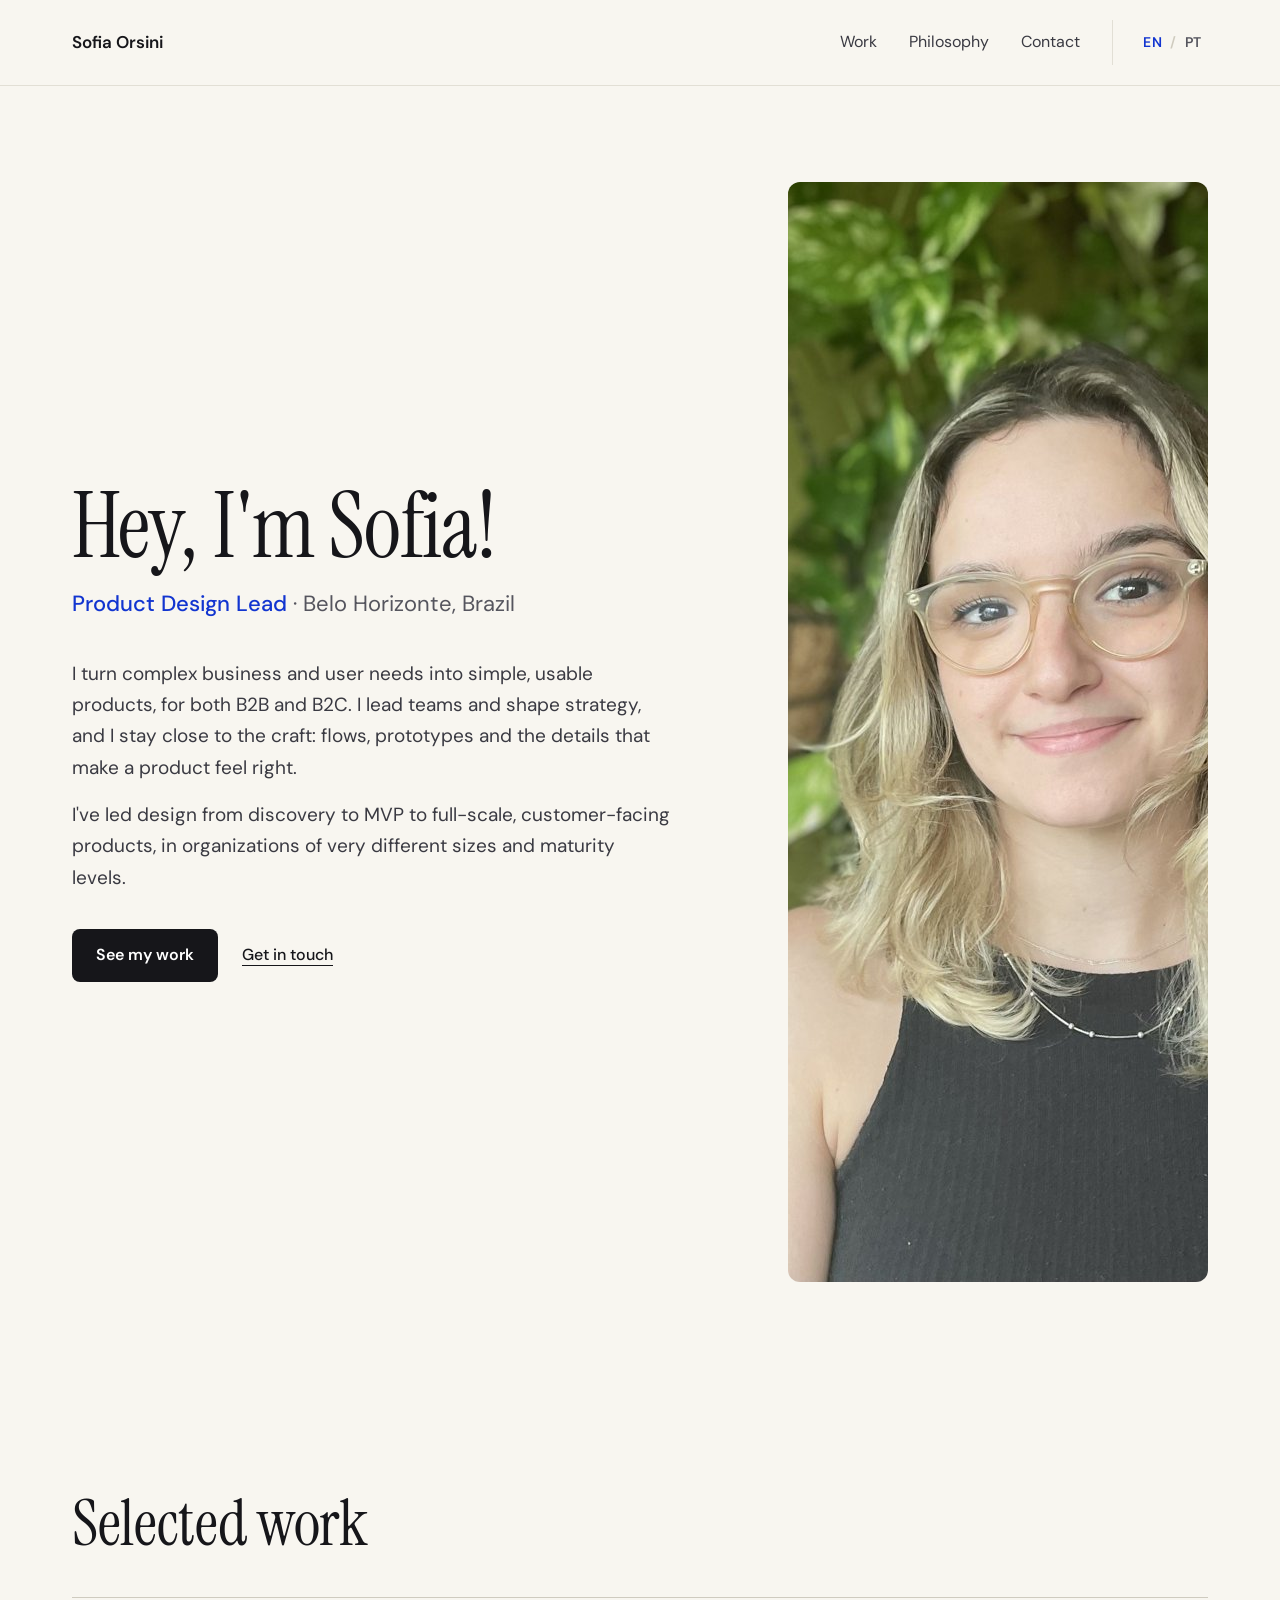
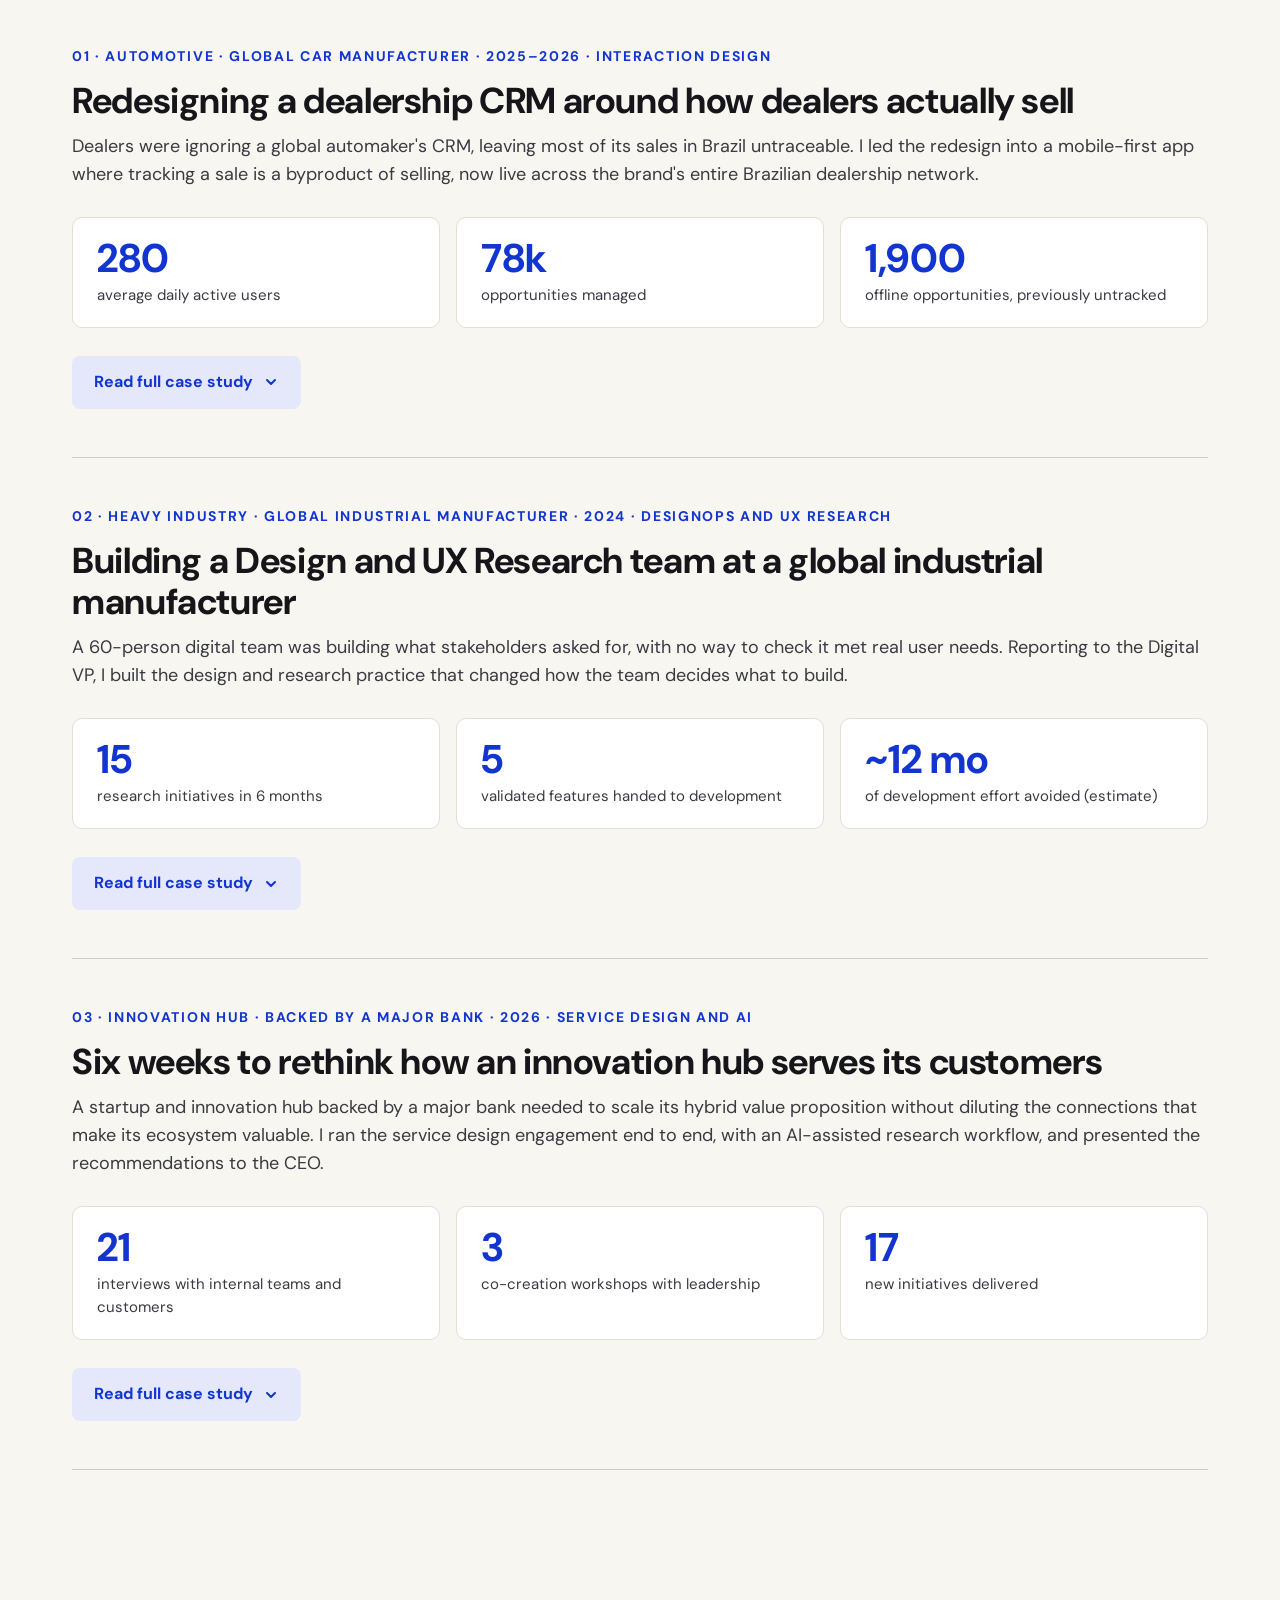
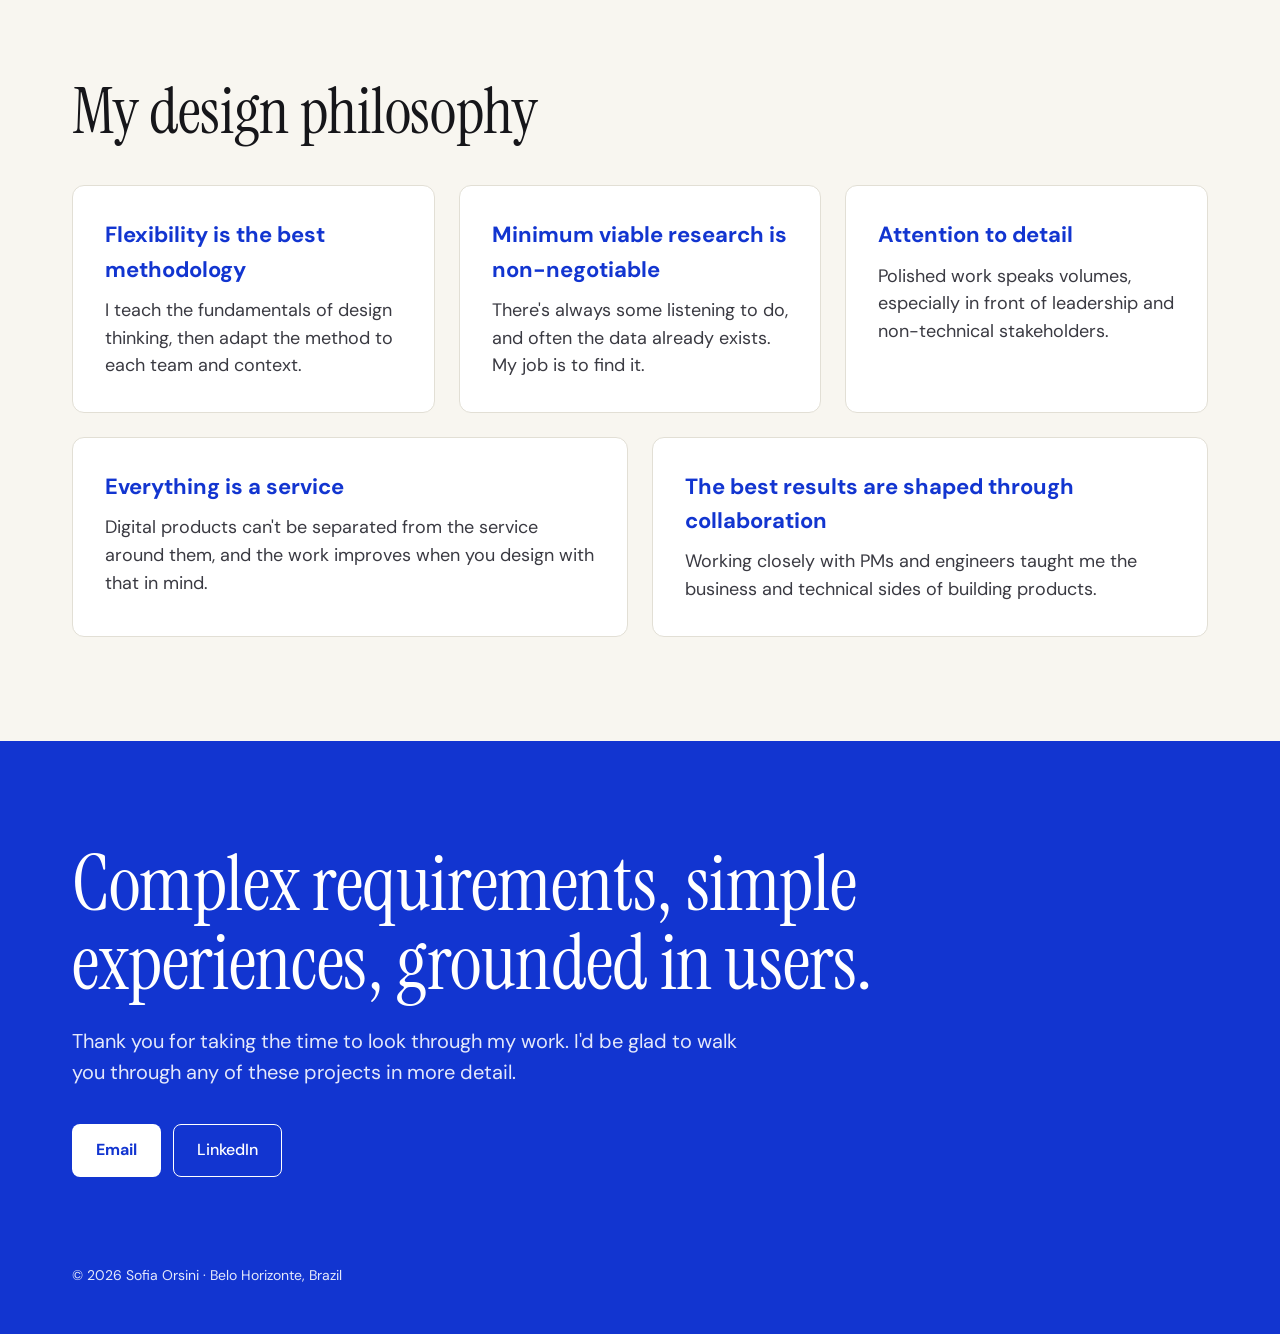
<file: index.html>
<!doctype html>
<html lang="en">
<head>
<meta charset="utf-8">
<meta name="viewport" content="width=device-width, initial-scale=1">
<title>Sofia Orsini · Product Design Lead</title>
<meta name="description" content="Sofia Orsini is a Product Design Lead in Belo Horizonte, Brazil, turning complex business and user needs into simple, usable B2B and B2C products.">
<link rel="canonical" href="https://sofiaorsini.github.io/">
<link rel="alternate" hreflang="en" href="https://sofiaorsini.github.io/">
<link rel="alternate" hreflang="pt-BR" href="https://sofiaorsini.github.io/pt/">
<link rel="alternate" hreflang="x-default" href="https://sofiaorsini.github.io/">
<meta property="og:type" content="website">
<meta property="og:title" content="Sofia Orsini · Product Design Lead">
<meta property="og:description" content="Sofia Orsini is a Product Design Lead in Belo Horizonte, Brazil, turning complex business and user needs into simple, usable B2B and B2C products.">
<meta property="og:url" content="https://sofiaorsini.github.io/">
<meta property="og:image" content="https://sofiaorsini.github.io/assets/img/sofia-orsini.jpg">
<meta property="og:locale" content="en_US">
<meta name="twitter:card" content="summary">
<meta name="theme-color" content="#F8F6F0">
<link rel="icon" href="favicon.svg" type="image/svg+xml">
<link rel="preconnect" href="https://fonts.googleapis.com">
<link rel="preconnect" href="https://fonts.gstatic.com" crossorigin>
<link href="https://fonts.googleapis.com/css2?family=Instrument+Serif:ital@0;1&amp;family=DM+Sans:ital,opsz,wght@0,9..40,400;0,9..40,500;0,9..40,700;1,9..40,400&amp;display=swap" rel="stylesheet">
<link rel="stylesheet" href="assets/site.css">
<script src="assets/site.js" defer></script>
</head>
<body>
<div style="font-family: 'DM Sans', system-ui, sans-serif; color: #16161A; background: #F8F6F0; font-size: 18px; line-height: 1.55; min-height: 100vh; display: flex; flex-direction: column">


<a class="skip-link" href="#main">Skip to content</a>
<header style="background: #F8F6F0; color: #16161A">
<div style="border-bottom: 1px solid #E2DFD5">
<nav aria-label="Main" style="max-width: 1200px; margin: 0 auto; padding: 20px 32px; display: flex; flex-wrap: wrap; gap: 16px 32px; align-items: center; justify-content: space-between">
<a href="#top" style="color: #16161A; text-decoration: none; font-weight: 600; font-size: 17px">Sofia Orsini</a>
<div style="display: flex; flex-wrap: wrap; gap: 8px 32px; font-size: 16px">
<a href="#work" style="color: #3A3A42; text-decoration: none; padding: 10px 0">Work</a>
<a href="#philosophy" style="color: #3A3A42; text-decoration: none; padding: 10px 0">Philosophy</a>
<a href="#contact" style="color: #3A3A42; text-decoration: none; padding: 10px 0">Contact</a>
<div role="group" aria-label="Language" style="display: flex; align-items: center; gap: 2px; padding-left: 24px; border-left: 1px solid #E2DFD5; font-size: 14px; font-weight: 600; letter-spacing: 0.04em">
<span aria-current="true" style="padding: 10px 6px; color: #1235D0">EN</span>
<span aria-hidden="true" style="color: #CFCBBF">/</span>
<a href="pt/" hreflang="pt-BR" aria-label="Português (Brasil)" style="padding: 10px 6px; color: #55555E; text-decoration: none">PT</a>
</div>
</div>
</nav>
</div>
<section id="top" style="max-width: 1200px; margin: 0 auto; padding: 96px 32px 104px; display: flex; flex-wrap: wrap; gap: 64px 80px; align-items: center">
<div style="flex: 1 1 480px; min-width: 0; display: flex; flex-direction: column; gap: 16px">
<h1 style="margin: 0; font-family: 'Instrument Serif', Georgia, serif; font-size: clamp(56px, 7vw, 92px); line-height: 1; font-weight: 400; letter-spacing: -0.01em">Hey, I'm Sofia!</h1>
<p style="margin: 0; font-size: 22px; font-weight: 500; color: #1235D0">Product Design Lead <span style="color: #55555E; font-weight: 400">· Belo Horizonte, Brazil</span></p>
<p style="margin: 20px 0 0; font-size: 19px; line-height: 1.65; max-width: 600px; color: #3A3A42">I turn complex business and user needs into simple, usable products, for both B2B and B2C. I lead teams and shape strategy, and I stay close to the craft: flows, prototypes and the details that make a product feel right.</p>
<p style="margin: 0; font-size: 19px; line-height: 1.65; max-width: 600px; color: #3A3A42">I've led design from discovery to MVP to full-scale, customer-facing products, in organizations of very different sizes and maturity levels.</p>
<div style="display: flex; flex-wrap: wrap; gap: 8px 24px; align-items: center; margin-top: 20px">
<a href="#work" style="background: #16161A; color: #FFFFFF; text-decoration: none; font-weight: 600; font-size: 16px; padding: 14px 24px; border-radius: 8px">See my work</a>
<a href="mailto:sofiaorsinis@gmail.com" style="color: #16161A; text-decoration: underline; text-underline-offset: 5px; text-decoration-thickness: 1px; font-weight: 500; font-size: 16px; padding: 14px 0">Get in touch</a>
</div>
</div>
<div style="flex: 1 1 320px; min-width: 0; max-width: 420px">
<img src="assets/img/sofia-orsini.jpg" width="1100" height="1100" fetchpriority="high" decoding="async" alt="Portrait of Sofia Orsini in front of hanging plants" style="display: block; width: 100%; aspect-ratio: 4 / 5; object-fit: cover; border-radius: 12px">
</div>
</section>
</header>


<main id="main">
<section id="work" style="max-width: 1200px; width: 100%; box-sizing: border-box; margin: 0 auto; padding: 104px 32px">
<h2 style="margin: 0 0 40px; font-family: 'Instrument Serif', Georgia, serif; font-size: clamp(44px, 5vw, 64px); line-height: 1.05; font-weight: 400; letter-spacing: -0.005em">Selected work</h2>
<div style="display: flex; flex-direction: column; border-bottom: 1px solid #CFCBBF">

<article id="automotive" style="border-top: 1px solid #CFCBBF">
<div style="padding: 48px 0; display: flex; flex-direction: column; gap: 28px">
<div style="display: flex; flex-direction: column; gap: 12px">
<p style="margin: 0; font-size: 14px; font-weight: 700; letter-spacing: 0.12em; text-transform: uppercase; color: #1235D0">01 · Automotive · Global car manufacturer · 2025–2026 · Interaction Design</p>
<h3 style="margin: 0; font-size: clamp(26px, 3vw, 36px); line-height: 1.15; letter-spacing: -0.01em">Redesigning a dealership CRM around how dealers actually sell</h3>
<p style="margin: 0; color: #3A3A42">Dealers were ignoring a global automaker's CRM, leaving most of its sales in Brazil untraceable. I led the redesign into a mobile-first app where tracking a sale is a byproduct of selling, now live across the brand's entire Brazilian dealership network.</p>
</div>
<div style="display: flex; flex-wrap: wrap; gap: 16px">
<div style="flex: 1 1 200px; background: #FFFFFF; border: 1px solid #E2DFD5; border-radius: 10px; padding: 20px 24px"><p style="margin: 0; font-size: 40px; font-weight: 700; line-height: 1; color: #1235D0">280</p><p style="margin: 6px 0 0; font-size: 15px; color: #3A3A42">average daily active users</p></div>
<div style="flex: 1 1 200px; background: #FFFFFF; border: 1px solid #E2DFD5; border-radius: 10px; padding: 20px 24px"><p style="margin: 0; font-size: 40px; font-weight: 700; line-height: 1; color: #1235D0">78k</p><p style="margin: 6px 0 0; font-size: 15px; color: #3A3A42">opportunities managed</p></div>
<div style="flex: 1 1 200px; background: #FFFFFF; border: 1px solid #E2DFD5; border-radius: 10px; padding: 20px 24px"><p style="margin: 0; font-size: 40px; font-weight: 700; line-height: 1; color: #1235D0">1,900</p><p style="margin: 6px 0 0; font-size: 15px; color: #3A3A42">offline opportunities, previously untracked</p></div>
</div>
<div>
<button type="button" data-toggle aria-expanded="false" aria-controls="automotive-details" style="font: inherit; font-size: 16px; font-weight: 700; color: #1235D0; background: #E4E8FA; border: none; border-radius: 8px; padding: 14px 22px; min-height: 48px; cursor: pointer; display: inline-flex; align-items: center; gap: 10px">
<span class="toggle-label" data-when="closed"><span>Read full case study</span><svg width="16" height="16" viewBox="0 0 16 16" fill="none" stroke="currentColor" stroke-width="2" stroke-linecap="round" stroke-linejoin="round" aria-hidden="true"><path d="M4 6l4 4 4-4"></path></svg></span>
<span class="toggle-label" data-when="open" hidden><span>Collapse case study</span><svg width="16" height="16" viewBox="0 0 16 16" fill="none" stroke="currentColor" stroke-width="2" stroke-linecap="round" stroke-linejoin="round" aria-hidden="true"><path d="M4 10l4-4 4 4"></path></svg></span>
</button>
</div>
</div>

<div hidden id="automotive-details" style="border-top: 1px solid #E2DFD5; padding: 48px 0 56px; display: flex; flex-direction: column; gap: 72px">
<div style="display: flex; flex-wrap: wrap; gap: 48px">
<div style="flex: 1 1 340px; min-width: 0; display: grid; grid-template-columns: repeat(auto-fit, minmax(300px, 1fr)); gap: 32px 48px">
<div><h4 style="margin: 0 0 8px; font-size: 14px; letter-spacing: 0.12em; text-transform: uppercase; color: #1235D0">Challenge</h4><p style="margin: 0">The automaker's dealership CRM was largely ignored by dealers, leaving most sales in Brazil untraceable and costing the brand valuable market data. The challenge: track every sale without forcing dealers into a process that doesn't fit how they sell.</p></div>
<div><h4 style="margin: 0 0 8px; font-size: 14px; letter-spacing: 0.12em; text-transform: uppercase; color: #1235D0">Strategy</h4><p style="margin: 0">I started by investigating why the CRM's first version (1.0) failed. The key insight was that the system forced a fixed sales sequence that didn't match how salespeople work on the floor. I translated that into a redesigned, mobile-first experience built around efficiency and low-effort user flows, so that traceability became a byproduct of selling rather than extra work.</p></div>
<div><h4 style="margin: 0 0 8px; font-size: 14px; letter-spacing: 0.12em; text-transform: uppercase; color: #1235D0">My role</h4>
<ul style="margin: 0; padding-left: 20px; display: flex; flex-direction: column; gap: 6px">
<li>Led interaction design for the new CRM mobile app</li>
<li>Designed the flexible sales flow that balances dealer freedom with data traceability</li>
<li>Rebuilt an existing guideline into an accessible, functional component library</li>
<li>Structured the design operation for a newly formed team</li>
</ul></div>
</div></div>

<div>
<h4 style="margin: 0 0 8px; font-size: 28px; line-height: 1.2; color: #1235D0">Dealers need a CRM that fits their experience on the floor</h4>
<p style="margin: 0 0 28px; color: #3A3A42"><strong>Ten interviews</strong> with pilot dealerships during discovery were the basis for defining design principles.</p>
<div style="display: flex; flex-wrap: wrap; gap: 8px 48px; padding-bottom: 12px; font-size: 14px; font-weight: 700; letter-spacing: 0.12em; text-transform: uppercase; color: #1235D0">
<span style="flex: 1 1 300px">Research insight</span><span style="flex: 1 1 300px">Design principle</span>
</div>
<div style="display: flex; flex-direction: column; border-top: 1px solid #CFCBBF">
<div style="display: flex; flex-wrap: wrap; gap: 16px 48px; padding: 24px 0; border-bottom: 1px solid #CFCBBF">
<p style="flex: 1 1 300px; margin: 0"><strong>The system felt mechanical and the flow was too rigid.</strong> Selling is intuitive and relationship-based, but 1.0 treated it as a sequence of steps to complete.</p>
<div style="flex: 1 1 300px"><p style="margin: 0 0 4px; font-size: 21px; color: #1235D0">Support the relationship, not the procedure.</p><p style="margin: 0; color: #3A3A42">Salespeople must be able to manage opportunities and capture data in a flexible manner.</p></div>
</div>
<div style="display: flex; flex-wrap: wrap; gap: 16px 48px; padding: 24px 0; border-bottom: 1px solid #CFCBBF">
<p style="flex: 1 1 300px; margin: 0"><strong>Core tools were missing.</strong> 1.0 didn't help dealers turn a lead into a closed sale: no financing simulation, no used vehicle evaluation.</p>
<div style="flex: 1 1 300px"><p style="margin: 0 0 4px; font-size: 21px; color: #1235D0">Integrate with existing tools.</p><p style="margin: 0; color: #3A3A42">Dealerships already use tools for these solutions, but having them all in one place could help them keep better track of sales opportunities over the long-term.</p></div>
</div>
<div style="display: flex; flex-wrap: wrap; gap: 16px 48px; padding: 24px 0; border-bottom: 1px solid #CFCBBF">
<p style="flex: 1 1 300px; margin: 0"><strong>The pace is relentless.</strong> Online leads come with a short SLA while in-person customers need attention at the same time.</p>
<div style="flex: 1 1 300px"><p style="margin: 0 0 4px; font-size: 21px; color: #1235D0">Build for speed.</p><p style="margin: 0; color: #3A3A42">The most urgent work is visible at a glance, and the most frequent actions take as few taps as possible.</p></div>
</div>
</div>
</div>

<div>
<h4 style="margin: 0 0 8px; font-size: 28px; line-height: 1.2; color: #1235D0">Traceability as a byproduct of selling</h4>
<p style="margin: 0 0 28px; color: #3A3A42">Designing the opportunity pipeline so selling and tracking are the same action.</p>
<div style="overflow-x: auto; padding-bottom: 8px">
<img src="assets/img/crm-pipeline.png" width="3358" height="1116" loading="lazy" decoding="async" alt="Six app screens showing the opportunity pipeline: New Opportunities view, Opportunity Details, Test Drive scheduling, Enriched opportunity with the test drive logged in its history, Finalizing the opportunity, and Sale converted." style="display: block; width: 100%; min-width: 900px; height: auto; border-radius: 10px">
</div>
<p style="margin: 24px 0 0; max-width: 880px">Users can register qualified sales actions (like test drives, financing simulations and used vehicle evaluations) <strong style="color: #1235D0">in any order, or not register any at all.</strong> The only mandatory parts of the user flow are contacting the lead (for online-originated leads) and registering the result of each opportunity.</p>
</div>

<div style="background: #1235D0; color: #FFFFFF; border-radius: 12px; padding: 36px 40px">
<h4 style="margin: 0 0 12px; font-size: 24px; line-height: 1.2">Growing adoption over 60 days since launch</h4>
<p style="margin: 0; max-width: 860px">The new CRM has been live across all of the brand's Brazilian dealerships since August 2026. Overall adoption figures still point to experience challenges, but present a positive trend. The automaker has been able to gain more visibility into the dealerships' process and bring more data into their ecosystem.</p>
</div>

<div>
<button type="button" data-toggle data-collapse aria-controls="automotive-details" style="font: inherit; font-size: 16px; font-weight: 700; color: #1235D0; background: transparent; border: 1px solid #1235D0; border-radius: 8px; padding: 13px 21px; min-height: 48px; cursor: pointer">Collapse case study</button>
</div>
</div>

</article>

<article id="industrial" style="border-top: 1px solid #CFCBBF">
<div style="padding: 48px 0; display: flex; flex-direction: column; gap: 28px">
<div style="display: flex; flex-direction: column; gap: 12px">
<p style="margin: 0; font-size: 14px; font-weight: 700; letter-spacing: 0.12em; text-transform: uppercase; color: #1235D0">02 · Heavy industry · Global industrial manufacturer · 2024 · DesignOps and UX Research</p>
<h3 style="margin: 0; font-size: clamp(26px, 3vw, 36px); line-height: 1.15; letter-spacing: -0.01em">Building a Design and UX Research team at a global industrial manufacturer</h3>
<p style="margin: 0; color: #3A3A42">A 60-person digital team was building what stakeholders asked for, with no way to check it met real user needs. Reporting to the Digital VP, I built the design and research practice that changed how the team decides what to build.</p>
</div>
<div style="display: flex; flex-wrap: wrap; gap: 16px">
<div style="flex: 1 1 200px; background: #FFFFFF; border: 1px solid #E2DFD5; border-radius: 10px; padding: 20px 24px"><p style="margin: 0; font-size: 40px; font-weight: 700; line-height: 1; color: #1235D0">15</p><p style="margin: 6px 0 0; font-size: 15px; color: #3A3A42">research initiatives in 6 months</p></div>
<div style="flex: 1 1 200px; background: #FFFFFF; border: 1px solid #E2DFD5; border-radius: 10px; padding: 20px 24px"><p style="margin: 0; font-size: 40px; font-weight: 700; line-height: 1; color: #1235D0">5</p><p style="margin: 6px 0 0; font-size: 15px; color: #3A3A42">validated features handed to development</p></div>
<div style="flex: 1 1 200px; background: #FFFFFF; border: 1px solid #E2DFD5; border-radius: 10px; padding: 20px 24px"><p style="margin: 0; font-size: 40px; font-weight: 700; line-height: 1; color: #1235D0">~12 mo</p><p style="margin: 6px 0 0; font-size: 15px; color: #3A3A42">of development effort avoided (estimate)</p></div>
</div>
<div>
<button type="button" data-toggle aria-expanded="false" aria-controls="industrial-details" style="font: inherit; font-size: 16px; font-weight: 700; color: #1235D0; background: #E4E8FA; border: none; border-radius: 8px; padding: 14px 22px; min-height: 48px; cursor: pointer; display: inline-flex; align-items: center; gap: 10px">
<span class="toggle-label" data-when="closed"><span>Read full case study</span><svg width="16" height="16" viewBox="0 0 16 16" fill="none" stroke="currentColor" stroke-width="2" stroke-linecap="round" stroke-linejoin="round" aria-hidden="true"><path d="M4 6l4 4 4-4"></path></svg></span>
<span class="toggle-label" data-when="open" hidden><span>Collapse case study</span><svg width="16" height="16" viewBox="0 0 16 16" fill="none" stroke="currentColor" stroke-width="2" stroke-linecap="round" stroke-linejoin="round" aria-hidden="true"><path d="M4 10l4-4 4 4"></path></svg></span>
</button>
</div>
</div>

<div hidden id="industrial-details" style="border-top: 1px solid #E2DFD5; padding: 48px 0 56px; display: flex; flex-direction: column; gap: 72px">
<div style="display: flex; flex-wrap: wrap; gap: 48px">
<div style="flex: 1 1 300px; min-width: 0"><h4 style="margin: 0 0 8px; font-size: 14px; letter-spacing: 0.12em; text-transform: uppercase; color: #1235D0">Challenge</h4><p style="margin: 0">A 60-person digital team at a global industrial leader was delivering what stakeholders asked for, with no process to validate whether it solved real user needs. The cost: effort and budget spent on solutions that might never be used.</p></div>
<div style="flex: 1 1 300px; min-width: 0"><h4 style="margin: 0 0 8px; font-size: 14px; letter-spacing: 0.12em; text-transform: uppercase; color: #1235D0">Strategy</h4><p style="margin: 0">Started with a pilot: a small team of designers working on questions, not solutions. Then scaled it with research guidelines, standard deliverables, Azure DevOps tracking, a central research repository, and a framework to prioritize demands.</p></div>
<div style="flex: 1 1 300px; min-width: 0"><h4 style="margin: 0 0 8px; font-size: 14px; letter-spacing: 0.12em; text-transform: uppercase; color: #1235D0">My role</h4>
<ul style="margin: 0; padding-left: 20px; display: flex; flex-direction: column; gap: 6px">
<li>Lead designer, reporting to the Digital VP</li>
<li>Prioritized demands and planned initiatives with PMs</li>
<li>Executed the most complex research myself and coached other designers through the rest</li>
</ul>
<p style="margin: 16px 0 0; color: #3A3A42">Stakeholders and teams shifted toward a more user-centric way of working.</p></div>
</div>

<div>
<h4 style="margin: 0 0 8px; font-size: 28px; line-height: 1.2; color: #1235D0">The research framework</h4>
<p style="margin: 0 0 28px; color: #3A3A42">From ad-hoc processes to a consistent, repeatable practice.</p>
<div style="overflow-x: auto">
<img src="assets/img/research-framework.png" width="3332" height="419" loading="lazy" decoding="async" alt="Research framework in seven steps: business request, briefing and prioritization, research planning (framing the research question, defining activities and timeline), execution (tracked in ADO and presented in checkpoints to stakeholders), deliverables and presentation, documentation, and handover to development." style="display: block; width: 100%; min-width: 720px; height: auto">
</div>
<p style="margin: 24px 0 0; max-width: 820px">Giving the business visibility of our processes, activities and timeline was paramount in building a trusting relationship.</p>
</div>

<div style="background: #FFFFFF; border: 1px solid #E2DFD5; border-radius: 12px; padding: 40px">
<h4 style="margin: 0 0 8px; font-size: 28px; line-height: 1.2; color: #1235D0">Deep dive: one trustworthy number, not a dashboard</h4>
<p style="margin: 0 0 32px; color: #3A3A42">Validating a high-level idea and refocusing development efforts.</p>
<div style="display: flex; flex-wrap: wrap; gap: 40px">
<div style="flex: 1 1 280px; min-width: 0; display: flex; flex-direction: column; gap: 24px">
<div><h5 style="margin: 0 0 8px; font-size: 14px; letter-spacing: 0.12em; text-transform: uppercase; color: #1235D0">The request</h5><p style="margin: 0">A business area asked for a real-time dashboard in the Customer Portal showing each customer's refractory consumption and the associated Scope 3 CO₂ emissions. Estimated effort: ~3 months of development, with open technical questions about keeping the data accurate and up to date.</p></div>
<div><h5 style="margin: 0 0 8px; font-size: 14px; letter-spacing: 0.12em; text-transform: uppercase; color: #1235D0">Our approach</h5><p style="margin: 0">Instead of starting development, we ran a <strong>2-week research sprint</strong>: we prototyped the requested dashboard, tested it with real customers, and interviewed them about what they actually needed from CO₂ transparency.</p></div>
</div>
<div style="flex: 1 1 280px; min-width: 0; display: flex; flex-direction: column; gap: 16px">
<h5 style="margin: 0; font-size: 14px; letter-spacing: 0.12em; text-transform: uppercase; color: #1235D0">What we learned</h5>
<p style="margin: 0"><strong>Customers need one trustworthy number, not a dashboard.</strong> The Relative Emissions KPI (all refractories purchased for the plant over a year) is the one they report on and would use to compare suppliers. One customer called it the number "that really matters."</p>
<p style="margin: 0"><strong>They want a yearly view and a future outlook.</strong> Monthly granularity was unnecessary for both interviewees, and customers cared more about where the company is heading than about detailed history.</p>
</div>
<div style="flex: 1 1 280px; min-width: 0; display: flex; flex-direction: column; gap: 16px">
<h5 style="margin: 0; font-size: 14px; letter-spacing: 0.12em; text-transform: uppercase; color: #1235D0">Our impact</h5>
<p style="margin: 0">The solution shifted to a self-service feature in the Customer Portal: customers download a <strong>yearly emissions overview as a PDF or XLS</strong>, generated from existing data.</p>
<ul style="margin: 0; padding-left: 20px; display: flex; flex-direction: column; gap: 6px">
<li>Lower development and maintenance cost</li>
<li>Less manual work for Technical Marketing</li>
<li>Room for more detail and explanatory text than a dashboard allows</li>
</ul>
</div>
</div>
</div>

<div>
<button type="button" data-toggle data-collapse aria-controls="industrial-details" style="font: inherit; font-size: 16px; font-weight: 700; color: #1235D0; background: transparent; border: 1px solid #1235D0; border-radius: 8px; padding: 13px 21px; min-height: 48px; cursor: pointer">Collapse case study</button>
</div>
</div>

</article>

<article id="innovation-hub" style="border-top: 1px solid #CFCBBF">
<div style="padding: 48px 0; display: flex; flex-direction: column; gap: 28px">
<div style="display: flex; flex-direction: column; gap: 12px">
<p style="margin: 0; font-size: 14px; font-weight: 700; letter-spacing: 0.12em; text-transform: uppercase; color: #1235D0">03 · Innovation hub · Backed by a major bank · 2026 · Service Design and AI</p>
<h3 style="margin: 0; font-size: clamp(26px, 3vw, 36px); line-height: 1.15; letter-spacing: -0.01em">Six weeks to rethink how an innovation hub serves its customers</h3>
<p style="margin: 0; color: #3A3A42">A startup and innovation hub backed by a major bank needed to scale its hybrid value proposition without diluting the connections that make its ecosystem valuable. I ran the service design engagement end to end, with an AI-assisted research workflow, and presented the recommendations to the CEO.</p>
</div>
<div style="display: flex; flex-wrap: wrap; gap: 16px">
<div style="flex: 1 1 200px; background: #FFFFFF; border: 1px solid #E2DFD5; border-radius: 10px; padding: 20px 24px"><p style="margin: 0; font-size: 40px; font-weight: 700; line-height: 1; color: #1235D0">21</p><p style="margin: 6px 0 0; font-size: 15px; color: #3A3A42">interviews with internal teams and customers</p></div>
<div style="flex: 1 1 200px; background: #FFFFFF; border: 1px solid #E2DFD5; border-radius: 10px; padding: 20px 24px"><p style="margin: 0; font-size: 40px; font-weight: 700; line-height: 1; color: #1235D0">3</p><p style="margin: 6px 0 0; font-size: 15px; color: #3A3A42">co-creation workshops with leadership</p></div>
<div style="flex: 1 1 200px; background: #FFFFFF; border: 1px solid #E2DFD5; border-radius: 10px; padding: 20px 24px"><p style="margin: 0; font-size: 40px; font-weight: 700; line-height: 1; color: #1235D0">17</p><p style="margin: 6px 0 0; font-size: 15px; color: #3A3A42">new initiatives delivered</p></div>
</div>
<div>
<button type="button" data-toggle aria-expanded="false" aria-controls="innovation-hub-details" style="font: inherit; font-size: 16px; font-weight: 700; color: #1235D0; background: #E4E8FA; border: none; border-radius: 8px; padding: 14px 22px; min-height: 48px; cursor: pointer; display: inline-flex; align-items: center; gap: 10px">
<span class="toggle-label" data-when="closed"><span>Read full case study</span><svg width="16" height="16" viewBox="0 0 16 16" fill="none" stroke="currentColor" stroke-width="2" stroke-linecap="round" stroke-linejoin="round" aria-hidden="true"><path d="M4 6l4 4 4-4"></path></svg></span>
<span class="toggle-label" data-when="open" hidden><span>Collapse case study</span><svg width="16" height="16" viewBox="0 0 16 16" fill="none" stroke="currentColor" stroke-width="2" stroke-linecap="round" stroke-linejoin="round" aria-hidden="true"><path d="M4 10l4-4 4 4"></path></svg></span>
</button>
</div>
</div>

<div hidden id="innovation-hub-details" style="border-top: 1px solid #E2DFD5; padding: 48px 0 56px; display: flex; flex-direction: column; gap: 72px">
<div style="display: flex; flex-wrap: wrap; gap: 48px">
<div style="flex: 1 1 340px; min-width: 0; display: flex; flex-direction: column; gap: 32px">
<div><h4 style="margin: 0 0 8px; font-size: 14px; letter-spacing: 0.12em; text-transform: uppercase; color: #1235D0">Challenge</h4><p style="margin: 0">The hub needed to scale its value proposition in a hybrid (physical and digital) model without diluting the quality of the connections that make the ecosystem valuable. The project had six weeks, and our team would not take part in implementation, so the recommendations had to be concrete enough to stand on their own.</p></div>
<div><h4 style="margin: 0 0 8px; font-size: 14px; letter-spacing: 0.12em; text-transform: uppercase; color: #1235D0">Strategy</h4><p style="margin: 0">I planned and ran the project end to end, from commercial proposal to final delivery. The as-is was mapped through 21 interviews with the hub's internal teams and customers, resulting in 4 detailed service blueprints. We then co-created the to-be in 3 workshops with the hub's leadership.</p></div>
</div>
<div style="flex: 1 1 340px; min-width: 0; display: flex; flex-direction: column; gap: 32px">
<div><h4 style="margin: 0 0 8px; font-size: 14px; letter-spacing: 0.12em; text-transform: uppercase; color: #1235D0">Results</h4><p style="margin: 0">Delivered 17 new initiatives, organized into structural actions, quick wins, experiments, and a platform feature backlog. I presented the strategic recommendations directly to the hub's CEO and managers, tied to two 2026 OKRs (customer satisfaction and retention, and business model sustainability). The final documentation was also delivered as a custom AI agent that the hub's team can keep feeding with new sources.</p></div>
<div><h4 style="margin: 0 0 8px; font-size: 14px; letter-spacing: 0.12em; text-transform: uppercase; color: #1235D0">My role</h4>
<ul style="margin: 0; padding-left: 20px; display: flex; flex-direction: column; gap: 6px">
<li>Led the project end to end, from commercial proposal to final delivery</li>
<li>Planned and facilitated the research and the co-creation workshops with executive leadership</li>
<li>Designed an AI-assisted research workflow with built-in human review</li>
<li>Synthesized the findings and presented them to the CEO</li>
</ul></div>
</div>
</div>

<div>
<h4 style="margin: 0 0 8px; font-size: 28px; line-height: 1.2; color: #1235D0">A full service design engagement in six weeks</h4>
<p style="margin: 0 0 28px; color: #3A3A42">From kickoff to executive presentation.</p>
<div style="overflow-x: auto; padding-bottom: 8px">
<div style="position: relative; min-width: 960px; height: 540px">
<div aria-hidden="true" style="position: absolute; left: 0; right: 0; top: 250px; border-top: 3px solid #1235D0"></div>
<p style="position: absolute; right: 0; top: 220px; margin: 0; font-size: 15px; font-weight: 500; color: #1235D0">6 weeks</p>
<div aria-hidden="true" style="position: absolute; left: 20%; top: 186px; height: 64px; border-left: 2px solid #1235D0"></div>
<div aria-hidden="true" style="position: absolute; left: 60%; top: 186px; height: 64px; border-left: 2px solid #1235D0"></div>
<div aria-hidden="true" style="position: absolute; left: 0; top: 253px; height: 64px; border-left: 2px solid #1235D0"></div>
<div aria-hidden="true" style="position: absolute; left: 40%; top: 253px; height: 64px; border-left: 2px solid #1235D0"></div>
<div aria-hidden="true" style="position: absolute; right: 0; top: 253px; height: 64px; border-right: 2px solid #1235D0"></div>
<ol style="list-style: none; margin: 0; padding: 0">
<li style="position: absolute; left: 0; top: 330px; width: 26%; display: flex; flex-direction: column; gap: 10px"><p style="margin: 0; font-size: 22px; font-weight: 500; line-height: 1.2">Kickoff and alignment</p><p style="margin: 0; font-size: 17px; color: #3A3A42">Presented the methodology and objectives to the hub's executive leadership and set delivery milestones</p></li>
<li style="position: absolute; left: 20%; bottom: 372px; width: 28%; display: flex; flex-direction: column; gap: 10px"><p style="margin: 0; font-size: 22px; font-weight: 500; line-height: 1.2">As-is mapping</p><p style="margin: 0; font-size: 17px; color: #3A3A42">Primary and secondary research with internal teams and customers</p><p style="margin: 0; font-size: 18px; font-weight: 700; color: #1235D0">21 interviews</p></li>
<li style="position: absolute; left: 40%; top: 330px; width: 26%; display: flex; flex-direction: column; gap: 10px"><p style="margin: 0; font-size: 22px; font-weight: 500; line-height: 1.2">To-be co-creation</p><p style="margin: 0; font-size: 17px; color: #3A3A42">Facilitated sessions with the hub's leadership to define actions for the bottlenecks found</p><p style="margin: 0; font-size: 18px; font-weight: 700; color: #1235D0">3 workshops</p></li>
<li style="position: absolute; left: 60%; bottom: 372px; width: 28%; display: flex; flex-direction: column; gap: 10px"><p style="margin: 0; font-size: 22px; font-weight: 500; line-height: 1.2">Analysis and consolidation</p><p style="margin: 0; font-size: 17px; color: #3A3A42">Defined structural actions, quick wins and experiments, and refined digital solutions</p><p style="margin: 0; font-size: 18px; font-weight: 700; color: #1235D0">17 new initiatives</p></li>
<li style="position: absolute; right: 0; top: 330px; width: 24%; display: flex; flex-direction: column; gap: 10px; text-align: right"><p style="margin: 0; font-size: 22px; font-weight: 500; line-height: 1.2">Final delivery</p><p style="margin: 0; font-size: 17px; color: #3A3A42">Presented strategic recommendations to the executive team</p></li>
</ol>
</div>
</div>
</div>

<div>
<h4 style="margin: 0 0 8px; font-size: 28px; line-height: 1.2; color: #1235D0">AI embedded into the research process and strategic thinking</h4>
<p style="margin: 0 0 28px; color: #3A3A42">Custom agents for planning, personas and analysis, with human approval at every stage of the research synthesis.</p>
<div style="display: flex; flex-wrap: wrap; gap: 40px">
<div style="flex: 1 1 280px; min-width: 0">
<h5 style="margin: 0 0 8px; font-size: 14px; letter-spacing: 0.12em; text-transform: uppercase; color: #1235D0">From planning to result consolidation</h5>
<p style="margin: 0 0 12px">To ensure delivery within the project deadline, I built custom AI agents and skills to support the process:</p>
<ul style="margin: 0; padding-left: 20px; display: flex; flex-direction: column; gap: 8px">
<li><strong>Service Design Specialist</strong>, trained on materials from my own education, for activity planning and artifact creation</li>
<li><strong>Synthetic personas</strong> for the hub's customer segments, for desk research and artifact refinement</li>
<li><strong>UX Researcher</strong>, for qualitative data analysis from interview outputs</li>
</ul>
</div>
<div style="flex: 1 1 280px; min-width: 0">
<h5 style="margin: 0 0 8px; font-size: 14px; letter-spacing: 0.12em; text-transform: uppercase; color: #1235D0">Reliability through structured process</h5>
<p style="margin: 0 0 16px">The UX Researcher agent went through sequential analysis levels with human approval gates, to reduce the risk of hallucinations:</p>
<ol style="margin: 0; padding-left: 22px; display: flex; flex-direction: column; gap: 4px; font-size: 16px">
<li>Transcript</li>
<li>Refined transcript</li>
<li>Synthesis and thematic analysis per interview</li>
<li>Synthesis and thematic analysis per persona</li>
<li>Pattern identification</li>
<li>General and persona-level insight consolidation</li>
</ol>
</div>
<div style="flex: 1 1 280px; min-width: 0">
<h5 style="margin: 0 0 8px; font-size: 14px; letter-spacing: 0.12em; text-transform: uppercase; color: #1235D0">Handing over extensive documentation</h5>
<p style="margin: 0">The project's final documentation was also delivered as a customized agent in the client's Notion environment, making it easier to consume recommendations and enrich the information with new knowledge sources in the long term.</p>
</div>
</div>
</div>

<div>
<button type="button" data-toggle data-collapse aria-controls="innovation-hub-details" style="font: inherit; font-size: 16px; font-weight: 700; color: #1235D0; background: transparent; border: 1px solid #1235D0; border-radius: 8px; padding: 13px 21px; min-height: 48px; cursor: pointer">Collapse case study</button>
</div>
</div>

</article>

</div>
</section>


<section id="philosophy" style="max-width: 1200px; width: 100%; box-sizing: border-box; margin: 0 auto; padding: 104px 32px">
<h2 style="margin: 0 0 40px; font-family: 'Instrument Serif', Georgia, serif; font-size: clamp(44px, 5vw, 64px); line-height: 1.05; font-weight: 400; letter-spacing: -0.005em">My design philosophy</h2>
<div style="display: flex; flex-wrap: wrap; gap: 24px">
<div style="flex: 1 1 320px; min-width: 0; background: #FFFFFF; border: 1px solid #E2DFD5; border-radius: 12px; padding: 32px"><h3 style="margin: 0 0 10px; font-size: 22px; color: #1235D0">Flexibility is the best methodology</h3><p style="margin: 0; color: #3A3A42">I teach the fundamentals of design thinking, then adapt the method to each team and context.</p></div>
<div style="flex: 1 1 320px; min-width: 0; background: #FFFFFF; border: 1px solid #E2DFD5; border-radius: 12px; padding: 32px"><h3 style="margin: 0 0 10px; font-size: 22px; color: #1235D0">Minimum viable research is non-negotiable</h3><p style="margin: 0; color: #3A3A42">There's always some listening to do, and often the data already exists. My job is to find it.</p></div>
<div style="flex: 1 1 320px; min-width: 0; background: #FFFFFF; border: 1px solid #E2DFD5; border-radius: 12px; padding: 32px"><h3 style="margin: 0 0 10px; font-size: 22px; color: #1235D0">Attention to detail</h3><p style="margin: 0; color: #3A3A42">Polished work speaks volumes, especially in front of leadership and non-technical stakeholders.</p></div>
<div style="flex: 1 1 320px; min-width: 0; background: #FFFFFF; border: 1px solid #E2DFD5; border-radius: 12px; padding: 32px"><h3 style="margin: 0 0 10px; font-size: 22px; color: #1235D0">Everything is a service</h3><p style="margin: 0; color: #3A3A42">Digital products can't be separated from the service around them, and the work improves when you design with that in mind.</p></div>
<div style="flex: 1 1 320px; min-width: 0; background: #FFFFFF; border: 1px solid #E2DFD5; border-radius: 12px; padding: 32px"><h3 style="margin: 0 0 10px; font-size: 22px; color: #1235D0">The best results are shaped through collaboration</h3><p style="margin: 0; color: #3A3A42">Working closely with PMs and engineers taught me the business and technical sides of building products.</p></div>
</div>
</section>

</main>

<footer id="contact" style="background: #1235D0; color: #FFFFFF; flex: 1 0 auto">
<div style="max-width: 1200px; margin: 0 auto; padding: 104px 32px 48px; display: flex; flex-direction: column; gap: 24px">
<h2 style="margin: 0; font-family: 'Instrument Serif', Georgia, serif; font-size: clamp(44px, 6vw, 80px); line-height: 1.02; font-weight: 400; letter-spacing: -0.005em; max-width: 960px">Complex requirements, simple experiences, grounded in users.</h2>
<p style="margin: 0; font-size: 20px; max-width: 680px; color: #E4E8FA">Thank you for taking the time to look through my work. I'd be glad to walk you through any of these projects in more detail.</p>
<div style="display: flex; flex-wrap: wrap; gap: 12px; margin-top: 12px">
<a href="mailto:sofiaorsinis@gmail.com" style="background: #FFFFFF; color: #1235D0; text-decoration: none; font-weight: 700; font-size: 16px; padding: 14px 24px; border-radius: 8px">Email</a>
<a href="https://www.linkedin.com/in/sofia-orsini" target="_blank" rel="noopener" style="color: #FFFFFF; text-decoration: none; font-weight: 500; font-size: 16px; padding: 13px 23px; border-radius: 8px; border: 1px solid #FFFFFF">LinkedIn</a>
</div>
<p style="margin: 64px 0 0; font-size: 14px; color: #E4E8FA">© 2026 Sofia Orsini · Belo Horizonte, Brazil</p>
</div>
</footer>


</div>
</body>
</html>
</file>
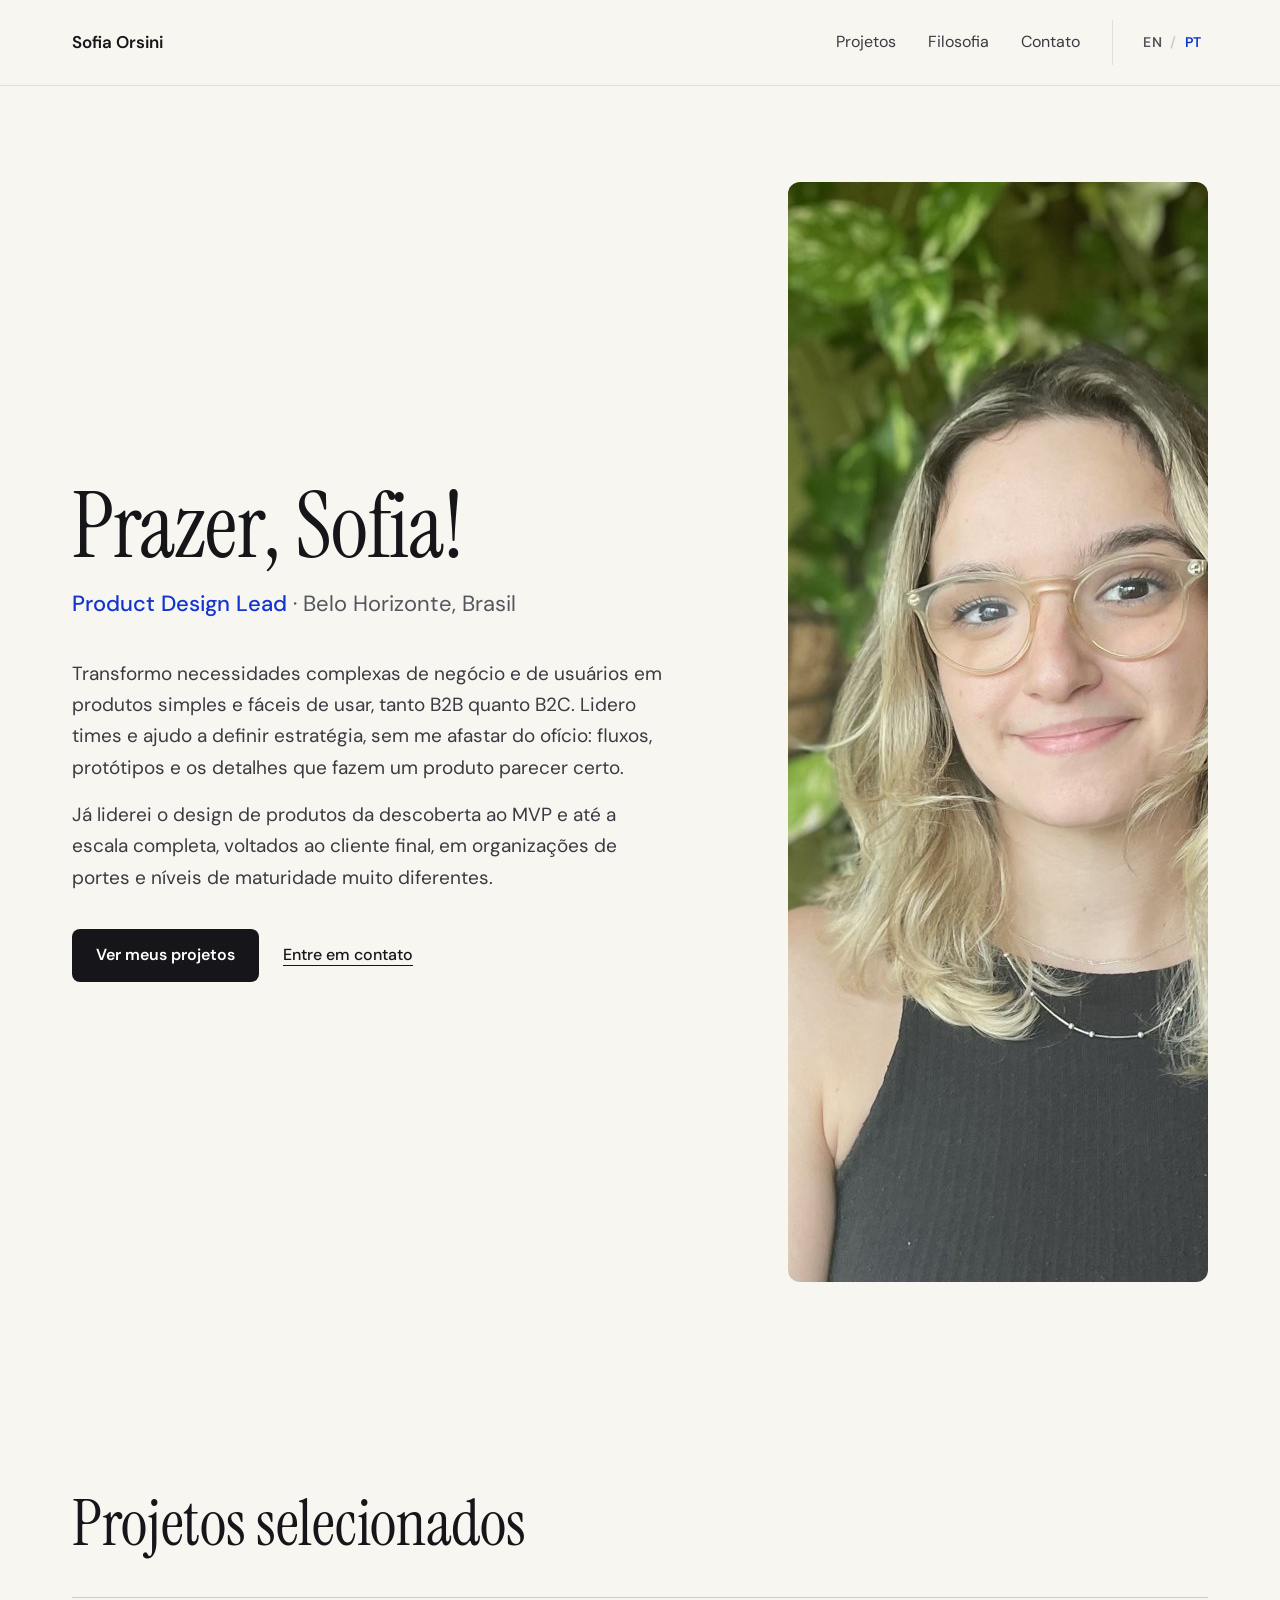
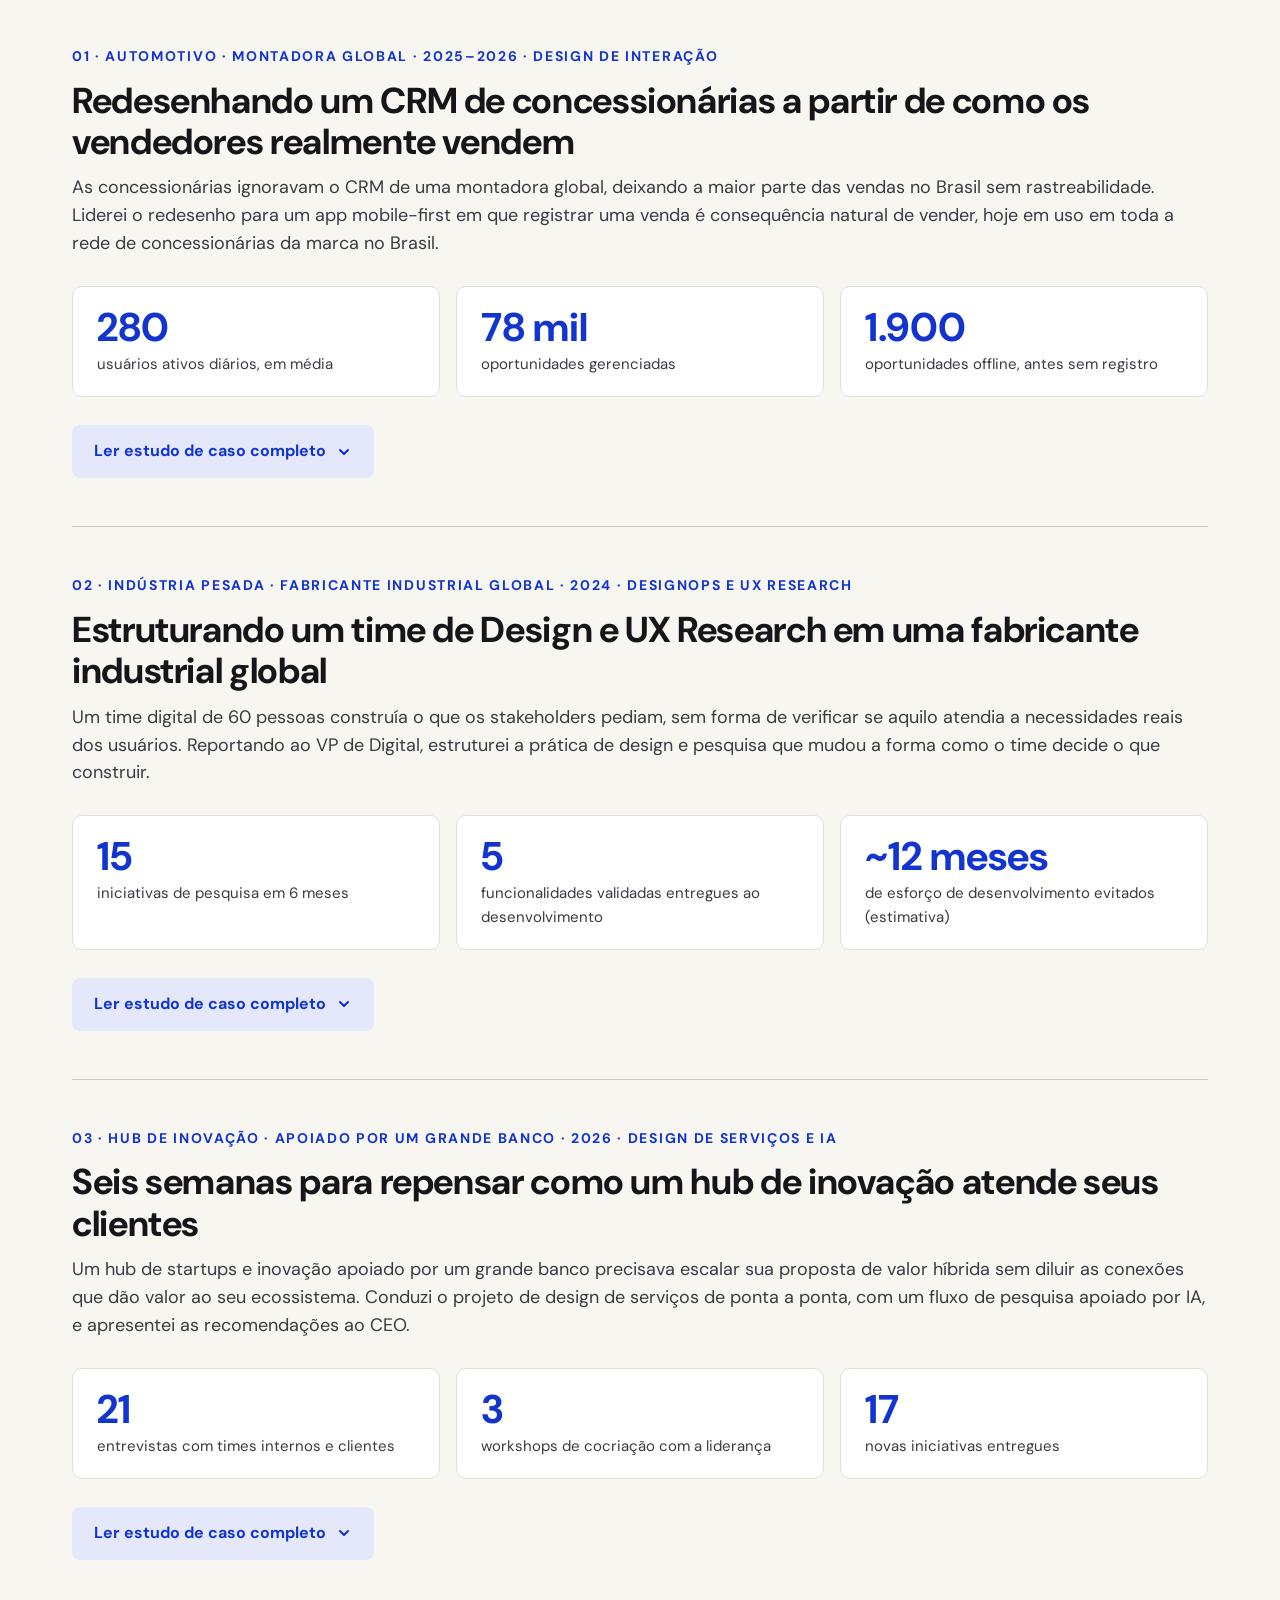
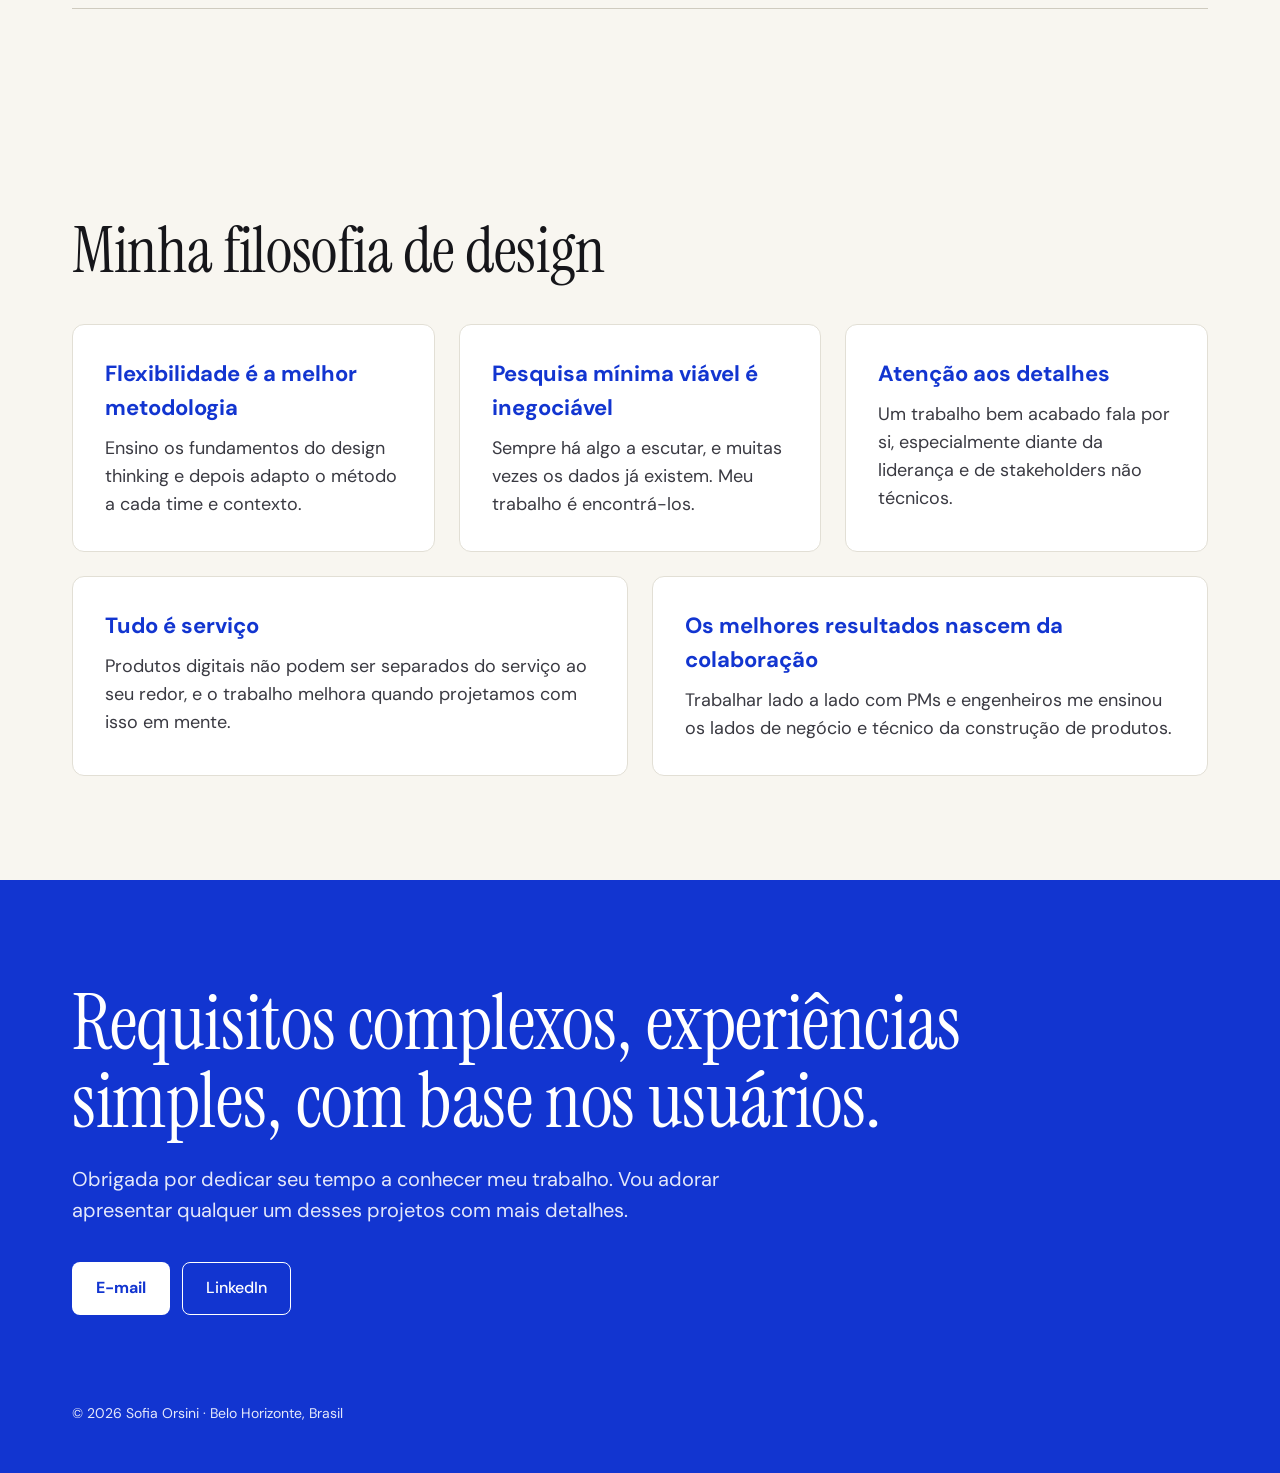
<file: pt/index.html>
<!doctype html>
<html lang="pt-BR">
<head>
<meta charset="utf-8">
<meta name="viewport" content="width=device-width, initial-scale=1">
<title>Sofia Orsini · Product Design Lead</title>
<meta name="description" content="Sofia Orsini é Product Design Lead em Belo Horizonte, transformando necessidades complexas de negócio e de usuários em produtos B2B e B2C simples e fáceis de usar.">
<link rel="canonical" href="https://sofiaorsini.github.io/pt/">
<link rel="alternate" hreflang="en" href="https://sofiaorsini.github.io/">
<link rel="alternate" hreflang="pt-BR" href="https://sofiaorsini.github.io/pt/">
<link rel="alternate" hreflang="x-default" href="https://sofiaorsini.github.io/">
<meta property="og:type" content="website">
<meta property="og:title" content="Sofia Orsini · Product Design Lead">
<meta property="og:description" content="Sofia Orsini é Product Design Lead em Belo Horizonte, transformando necessidades complexas de negócio e de usuários em produtos B2B e B2C simples e fáceis de usar.">
<meta property="og:url" content="https://sofiaorsini.github.io/pt/">
<meta property="og:image" content="https://sofiaorsini.github.io/assets/img/sofia-orsini.jpg">
<meta property="og:locale" content="pt_BR">
<meta name="twitter:card" content="summary">
<meta name="theme-color" content="#F8F6F0">
<link rel="icon" href="../favicon.svg" type="image/svg+xml">
<link rel="preconnect" href="https://fonts.googleapis.com">
<link rel="preconnect" href="https://fonts.gstatic.com" crossorigin>
<link href="https://fonts.googleapis.com/css2?family=Instrument+Serif:ital@0;1&amp;family=DM+Sans:ital,opsz,wght@0,9..40,400;0,9..40,500;0,9..40,700;1,9..40,400&amp;display=swap" rel="stylesheet">
<link rel="stylesheet" href="../assets/site.css">
<script src="../assets/site.js" defer></script>
</head>
<body>
<div style="font-family: 'DM Sans', system-ui, sans-serif; color: #16161A; background: #F8F6F0; font-size: 18px; line-height: 1.55; min-height: 100vh; display: flex; flex-direction: column">


<a class="skip-link" href="#main">Pular para o conteúdo</a>
<header style="background: #F8F6F0; color: #16161A">
<div style="border-bottom: 1px solid #E2DFD5">
<nav aria-label="Principal" style="max-width: 1200px; margin: 0 auto; padding: 20px 32px; display: flex; flex-wrap: wrap; gap: 16px 32px; align-items: center; justify-content: space-between">
<a href="#top" style="color: #16161A; text-decoration: none; font-weight: 600; font-size: 17px">Sofia Orsini</a>
<div style="display: flex; flex-wrap: wrap; gap: 8px 32px; font-size: 16px">
<a href="#work" style="color: #3A3A42; text-decoration: none; padding: 10px 0">Projetos</a>
<a href="#philosophy" style="color: #3A3A42; text-decoration: none; padding: 10px 0">Filosofia</a>
<a href="#contact" style="color: #3A3A42; text-decoration: none; padding: 10px 0">Contato</a>
<div role="group" aria-label="Idioma" style="display: flex; align-items: center; gap: 2px; padding-left: 24px; border-left: 1px solid #E2DFD5; font-size: 14px; font-weight: 600; letter-spacing: 0.04em">
<a href="../" hreflang="en" aria-label="English" style="padding: 10px 6px; color: #55555E; text-decoration: none">EN</a>
<span aria-hidden="true" style="color: #CFCBBF">/</span>
<span aria-current="true" style="padding: 10px 6px; color: #1235D0">PT</span>
</div>
</div>
</nav>
</div>
<section id="top" style="max-width: 1200px; margin: 0 auto; padding: 96px 32px 104px; display: flex; flex-wrap: wrap; gap: 64px 80px; align-items: center">
<div style="flex: 1 1 480px; min-width: 0; display: flex; flex-direction: column; gap: 16px">
<h1 style="margin: 0; font-family: 'Instrument Serif', Georgia, serif; font-size: clamp(56px, 7vw, 92px); line-height: 1; font-weight: 400; letter-spacing: -0.01em">Prazer, Sofia!</h1>
<p style="margin: 0; font-size: 22px; font-weight: 500; color: #1235D0">Product Design Lead <span style="color: #55555E; font-weight: 400">· Belo Horizonte, Brasil</span></p>
<p style="margin: 20px 0 0; font-size: 19px; line-height: 1.65; max-width: 600px; color: #3A3A42">Transformo necessidades complexas de negócio e de usuários em produtos simples e fáceis de usar, tanto B2B quanto B2C. Lidero times e ajudo a definir estratégia, sem me afastar do ofício: fluxos, protótipos e os detalhes que fazem um produto parecer certo.</p>
<p style="margin: 0; font-size: 19px; line-height: 1.65; max-width: 600px; color: #3A3A42">Já liderei o design de produtos da descoberta ao MVP e até a escala completa, voltados ao cliente final, em organizações de portes e níveis de maturidade muito diferentes.</p>
<div style="display: flex; flex-wrap: wrap; gap: 8px 24px; align-items: center; margin-top: 20px">
<a href="#work" style="background: #16161A; color: #FFFFFF; text-decoration: none; font-weight: 600; font-size: 16px; padding: 14px 24px; border-radius: 8px">Ver meus projetos</a>
<a href="mailto:sofiaorsinis@gmail.com" style="color: #16161A; text-decoration: underline; text-underline-offset: 5px; text-decoration-thickness: 1px; font-weight: 500; font-size: 16px; padding: 14px 0">Entre em contato</a>
</div>
</div>
<div style="flex: 1 1 320px; min-width: 0; max-width: 420px">
<img src="../assets/img/sofia-orsini.jpg" width="1100" height="1100" fetchpriority="high" decoding="async" alt="Retrato de Sofia Orsini em frente a plantas pendentes" style="display: block; width: 100%; aspect-ratio: 4 / 5; object-fit: cover; border-radius: 12px">
</div>
</section>
</header>


<main id="main">
<section id="work" style="max-width: 1200px; width: 100%; box-sizing: border-box; margin: 0 auto; padding: 104px 32px">
<h2 style="margin: 0 0 40px; font-family: 'Instrument Serif', Georgia, serif; font-size: clamp(44px, 5vw, 64px); line-height: 1.05; font-weight: 400; letter-spacing: -0.005em">Projetos selecionados</h2>
<div style="display: flex; flex-direction: column; border-bottom: 1px solid #CFCBBF">

<article id="automotivo" style="border-top: 1px solid #CFCBBF">
<div style="padding: 48px 0; display: flex; flex-direction: column; gap: 28px">
<div style="display: flex; flex-direction: column; gap: 12px">
<p style="margin: 0; font-size: 14px; font-weight: 700; letter-spacing: 0.12em; text-transform: uppercase; color: #1235D0">01 · Automotivo · Montadora global · 2025–2026 · Design de Interação</p>
<h3 style="margin: 0; font-size: clamp(26px, 3vw, 36px); line-height: 1.15; letter-spacing: -0.01em">Redesenhando um CRM de concessionárias a partir de como os vendedores realmente vendem</h3>
<p style="margin: 0; color: #3A3A42">As concessionárias ignoravam o CRM de uma montadora global, deixando a maior parte das vendas no Brasil sem rastreabilidade. Liderei o redesenho para um app mobile-first em que registrar uma venda é consequência natural de vender, hoje em uso em toda a rede de concessionárias da marca no Brasil.</p>
</div>
<div style="display: flex; flex-wrap: wrap; gap: 16px">
<div style="flex: 1 1 200px; background: #FFFFFF; border: 1px solid #E2DFD5; border-radius: 10px; padding: 20px 24px"><p style="margin: 0; font-size: 40px; font-weight: 700; line-height: 1; color: #1235D0">280</p><p style="margin: 6px 0 0; font-size: 15px; color: #3A3A42">usuários ativos diários, em média</p></div>
<div style="flex: 1 1 200px; background: #FFFFFF; border: 1px solid #E2DFD5; border-radius: 10px; padding: 20px 24px"><p style="margin: 0; font-size: 40px; font-weight: 700; line-height: 1; color: #1235D0">78 mil</p><p style="margin: 6px 0 0; font-size: 15px; color: #3A3A42">oportunidades gerenciadas</p></div>
<div style="flex: 1 1 200px; background: #FFFFFF; border: 1px solid #E2DFD5; border-radius: 10px; padding: 20px 24px"><p style="margin: 0; font-size: 40px; font-weight: 700; line-height: 1; color: #1235D0">1.900</p><p style="margin: 6px 0 0; font-size: 15px; color: #3A3A42">oportunidades offline, antes sem registro</p></div>
</div>
<div>
<button type="button" data-toggle aria-expanded="false" aria-controls="automotivo-detalhes" style="font: inherit; font-size: 16px; font-weight: 700; color: #1235D0; background: #E4E8FA; border: none; border-radius: 8px; padding: 14px 22px; min-height: 48px; cursor: pointer; display: inline-flex; align-items: center; gap: 10px">
<span class="toggle-label" data-when="closed"><span>Ler estudo de caso completo</span><svg width="16" height="16" viewBox="0 0 16 16" fill="none" stroke="currentColor" stroke-width="2" stroke-linecap="round" stroke-linejoin="round" aria-hidden="true"><path d="M4 6l4 4 4-4"></path></svg></span>
<span class="toggle-label" data-when="open" hidden><span>Recolher estudo de caso</span><svg width="16" height="16" viewBox="0 0 16 16" fill="none" stroke="currentColor" stroke-width="2" stroke-linecap="round" stroke-linejoin="round" aria-hidden="true"><path d="M4 10l4-4 4 4"></path></svg></span>
</button>
</div>
</div>

<div hidden id="automotivo-detalhes" style="border-top: 1px solid #E2DFD5; padding: 48px 0 56px; display: flex; flex-direction: column; gap: 72px">
<div style="display: flex; flex-wrap: wrap; gap: 48px">
<div style="flex: 1 1 340px; min-width: 0; display: grid; grid-template-columns: repeat(auto-fit, minmax(300px, 1fr)); gap: 32px 48px">
<div><h4 style="margin: 0 0 8px; font-size: 14px; letter-spacing: 0.12em; text-transform: uppercase; color: #1235D0">Desafio</h4><p style="margin: 0">O CRM de concessionárias da montadora era amplamente ignorado pelos vendedores, o que deixava a maior parte das vendas no Brasil sem rastreabilidade e fazia a marca perder dados de mercado valiosos. O desafio: rastrear todas as vendas sem forçar as concessionárias a um processo que não combina com a forma como elas vendem.</p></div>
<div><h4 style="margin: 0 0 8px; font-size: 14px; letter-spacing: 0.12em; text-transform: uppercase; color: #1235D0">Estratégia</h4><p style="margin: 0">Comecei investigando por que a primeira versão (1.0) do CRM fracassou. O principal insight foi que o sistema impunha uma sequência fixa de venda que não correspondia ao jeito como os vendedores trabalham no salão. Traduzi isso em uma experiência redesenhada, mobile-first, construída em torno de eficiência e de fluxos de baixo esforço, para que a rastreabilidade virasse consequência da venda, e não trabalho extra.</p></div>
<div><h4 style="margin: 0 0 8px; font-size: 14px; letter-spacing: 0.12em; text-transform: uppercase; color: #1235D0">Meu papel</h4>
<ul style="margin: 0; padding-left: 20px; display: flex; flex-direction: column; gap: 6px">
<li>Liderei o design de interação do novo app mobile do CRM</li>
<li>Desenhei o fluxo de vendas flexível, que equilibra a liberdade do vendedor com a rastreabilidade dos dados</li>
<li>Reconstruí um guia de estilo existente como uma biblioteca de componentes acessível e funcional</li>
<li>Estruturei a operação de design de um time recém-formado</li>
</ul></div>
</div></div>

<div>
<h4 style="margin: 0 0 8px; font-size: 28px; line-height: 1.2; color: #1235D0">Concessionárias precisam de um CRM que acompanhe a rotina no salão</h4>
<p style="margin: 0 0 28px; color: #3A3A42"><strong>Dez entrevistas</strong> com concessionárias piloto durante a descoberta serviram de base para definir os princípios de design.</p>
<div style="display: flex; flex-wrap: wrap; gap: 8px 48px; padding-bottom: 12px; font-size: 14px; font-weight: 700; letter-spacing: 0.12em; text-transform: uppercase; color: #1235D0">
<span style="flex: 1 1 300px">Insight de pesquisa</span><span style="flex: 1 1 300px">Princípio de design</span>
</div>
<div style="display: flex; flex-direction: column; border-top: 1px solid #CFCBBF">
<div style="display: flex; flex-wrap: wrap; gap: 16px 48px; padding: 24px 0; border-bottom: 1px solid #CFCBBF">
<p style="flex: 1 1 300px; margin: 0"><strong>O sistema parecia mecânico e o fluxo era rígido demais.</strong> Vender é intuitivo e baseado em relacionamento, mas a versão 1.0 tratava a venda como uma sequência de etapas a cumprir.</p>
<div style="flex: 1 1 300px"><p style="margin: 0 0 4px; font-size: 21px; color: #1235D0">Apoiar o relacionamento, não o procedimento.</p><p style="margin: 0; color: #3A3A42">Os vendedores precisam conseguir gerenciar oportunidades e registrar dados de forma flexível.</p></div>
</div>
<div style="display: flex; flex-wrap: wrap; gap: 16px 48px; padding: 24px 0; border-bottom: 1px solid #CFCBBF">
<p style="flex: 1 1 300px; margin: 0"><strong>Faltavam ferramentas essenciais.</strong> A versão 1.0 não ajudava a transformar um lead em venda fechada: não havia simulação de financiamento nem avaliação de seminovos.</p>
<div style="flex: 1 1 300px"><p style="margin: 0 0 4px; font-size: 21px; color: #1235D0">Integrar com as ferramentas existentes.</p><p style="margin: 0; color: #3A3A42">As concessionárias já usam ferramentas para essas tarefas, mas reuni-las em um só lugar ajuda a acompanhar melhor as oportunidades de venda no longo prazo.</p></div>
</div>
<div style="display: flex; flex-wrap: wrap; gap: 16px 48px; padding: 24px 0; border-bottom: 1px solid #CFCBBF">
<p style="flex: 1 1 300px; margin: 0"><strong>O ritmo é intenso.</strong> Leads online chegam com SLA curto, enquanto clientes presenciais precisam de atenção ao mesmo tempo.</p>
<div style="flex: 1 1 300px"><p style="margin: 0 0 4px; font-size: 21px; color: #1235D0">Projetar para a agilidade.</p><p style="margin: 0; color: #3A3A42">O trabalho mais urgente fica visível de relance, e as ações mais frequentes exigem o mínimo de toques possível.</p></div>
</div>
</div>
</div>

<div>
<h4 style="margin: 0 0 8px; font-size: 28px; line-height: 1.2; color: #1235D0">Rastreabilidade como consequência da venda</h4>
<p style="margin: 0 0 28px; color: #3A3A42">Desenhando o funil de oportunidades para que vender e registrar sejam a mesma ação.</p>
<div style="overflow-x: auto; padding-bottom: 8px">
<img src="../assets/img/crm-pipeline.png" width="3358" height="1116" loading="lazy" decoding="async" alt="Seis telas do app mostrando o funil de oportunidades: novas oportunidades, detalhe da oportunidade, agendamento de test drive, oportunidade enriquecida com o test drive registrado no histórico, finalização da oportunidade e venda concluída." style="display: block; width: 100%; min-width: 900px; height: auto; border-radius: 10px">
</div>
<p style="margin: 24px 0 0; max-width: 880px">Os vendedores podem registrar ações de venda qualificadas (como test drives, simulações de financiamento e avaliações de seminovos) <strong style="color: #1235D0">em qualquer ordem, ou não registrar nenhuma.</strong> As únicas etapas obrigatórias do fluxo são entrar em contato com o lead (no caso de leads vindos do online) e registrar o resultado de cada oportunidade.</p>
</div>

<div style="background: #1235D0; color: #FFFFFF; border-radius: 12px; padding: 36px 40px">
<h4 style="margin: 0 0 12px; font-size: 24px; line-height: 1.2">Adoção crescente nos 60 dias após o lançamento</h4>
<p style="margin: 0; max-width: 860px">O novo CRM está no ar em todas as concessionárias da marca no Brasil desde agosto de 2026. Os números gerais de adoção ainda apontam desafios de experiência, mas mostram uma tendência positiva. A montadora passou a ter mais visibilidade sobre o processo das concessionárias e a trazer mais dados para o seu ecossistema.</p>
</div>

<div>
<button type="button" data-toggle data-collapse aria-controls="automotivo-detalhes" style="font: inherit; font-size: 16px; font-weight: 700; color: #1235D0; background: transparent; border: 1px solid #1235D0; border-radius: 8px; padding: 13px 21px; min-height: 48px; cursor: pointer">Recolher estudo de caso</button>
</div>
</div>

</article>

<article id="industrial" style="border-top: 1px solid #CFCBBF">
<div style="padding: 48px 0; display: flex; flex-direction: column; gap: 28px">
<div style="display: flex; flex-direction: column; gap: 12px">
<p style="margin: 0; font-size: 14px; font-weight: 700; letter-spacing: 0.12em; text-transform: uppercase; color: #1235D0">02 · Indústria pesada · Fabricante industrial global · 2024 · DesignOps e UX Research</p>
<h3 style="margin: 0; font-size: clamp(26px, 3vw, 36px); line-height: 1.15; letter-spacing: -0.01em">Estruturando um time de Design e UX Research em uma fabricante industrial global</h3>
<p style="margin: 0; color: #3A3A42">Um time digital de 60 pessoas construía o que os stakeholders pediam, sem forma de verificar se aquilo atendia a necessidades reais dos usuários. Reportando ao VP de Digital, estruturei a prática de design e pesquisa que mudou a forma como o time decide o que construir.</p>
</div>
<div style="display: flex; flex-wrap: wrap; gap: 16px">
<div style="flex: 1 1 200px; background: #FFFFFF; border: 1px solid #E2DFD5; border-radius: 10px; padding: 20px 24px"><p style="margin: 0; font-size: 40px; font-weight: 700; line-height: 1; color: #1235D0">15</p><p style="margin: 6px 0 0; font-size: 15px; color: #3A3A42">iniciativas de pesquisa em 6 meses</p></div>
<div style="flex: 1 1 200px; background: #FFFFFF; border: 1px solid #E2DFD5; border-radius: 10px; padding: 20px 24px"><p style="margin: 0; font-size: 40px; font-weight: 700; line-height: 1; color: #1235D0">5</p><p style="margin: 6px 0 0; font-size: 15px; color: #3A3A42">funcionalidades validadas entregues ao desenvolvimento</p></div>
<div style="flex: 1 1 200px; background: #FFFFFF; border: 1px solid #E2DFD5; border-radius: 10px; padding: 20px 24px"><p style="margin: 0; font-size: 40px; font-weight: 700; line-height: 1; color: #1235D0">~12 meses</p><p style="margin: 6px 0 0; font-size: 15px; color: #3A3A42">de esforço de desenvolvimento evitados (estimativa)</p></div>
</div>
<div>
<button type="button" data-toggle aria-expanded="false" aria-controls="industrial-detalhes" style="font: inherit; font-size: 16px; font-weight: 700; color: #1235D0; background: #E4E8FA; border: none; border-radius: 8px; padding: 14px 22px; min-height: 48px; cursor: pointer; display: inline-flex; align-items: center; gap: 10px">
<span class="toggle-label" data-when="closed"><span>Ler estudo de caso completo</span><svg width="16" height="16" viewBox="0 0 16 16" fill="none" stroke="currentColor" stroke-width="2" stroke-linecap="round" stroke-linejoin="round" aria-hidden="true"><path d="M4 6l4 4 4-4"></path></svg></span>
<span class="toggle-label" data-when="open" hidden><span>Recolher estudo de caso</span><svg width="16" height="16" viewBox="0 0 16 16" fill="none" stroke="currentColor" stroke-width="2" stroke-linecap="round" stroke-linejoin="round" aria-hidden="true"><path d="M4 10l4-4 4 4"></path></svg></span>
</button>
</div>
</div>

<div hidden id="industrial-detalhes" style="border-top: 1px solid #E2DFD5; padding: 48px 0 56px; display: flex; flex-direction: column; gap: 72px">
<div style="display: flex; flex-wrap: wrap; gap: 48px">
<div style="flex: 1 1 300px; min-width: 0"><h4 style="margin: 0 0 8px; font-size: 14px; letter-spacing: 0.12em; text-transform: uppercase; color: #1235D0">Desafio</h4><p style="margin: 0">Um time digital de 60 pessoas em uma líder industrial global entregava o que os stakeholders pediam, sem nenhum processo para validar se aquilo resolvia necessidades reais dos usuários. O custo: esforço e orçamento gastos em soluções que talvez nunca fossem usadas.</p></div>
<div style="flex: 1 1 300px; min-width: 0"><h4 style="margin: 0 0 8px; font-size: 14px; letter-spacing: 0.12em; text-transform: uppercase; color: #1235D0">Estratégia</h4><p style="margin: 0">Começamos com um piloto: um time pequeno de designers trabalhando a partir de perguntas, não de soluções. Depois escalamos com diretrizes de pesquisa, entregáveis padronizados, acompanhamento no Azure DevOps, um repositório central de pesquisas e um framework para priorizar demandas.</p></div>
<div style="flex: 1 1 300px; min-width: 0"><h4 style="margin: 0 0 8px; font-size: 14px; letter-spacing: 0.12em; text-transform: uppercase; color: #1235D0">Meu papel</h4>
<ul style="margin: 0; padding-left: 20px; display: flex; flex-direction: column; gap: 6px">
<li>Designer líder, reportando ao VP de Digital</li>
<li>Priorizei demandas e planejei iniciativas junto com os PMs</li>
<li>Conduzi as pesquisas mais complexas e orientei os demais designers nas outras</li>
</ul>
<p style="margin: 16px 0 0; color: #3A3A42">Stakeholders e times passaram a trabalhar de forma mais centrada no usuário.</p></div>
</div>

<div>
<h4 style="margin: 0 0 8px; font-size: 28px; line-height: 1.2; color: #1235D0">O framework de pesquisa</h4>
<p style="margin: 0 0 28px; color: #3A3A42">De processos improvisados a uma prática consistente e replicável.</p>
<div style="overflow-x: auto">
<img src="../assets/img/research-framework.png" width="3332" height="419" loading="lazy" decoding="async" alt="Framework de pesquisa em sete etapas: demanda do negócio, briefing e priorização, planejamento da pesquisa (definição da pergunta de pesquisa, das atividades e do cronograma), execução (acompanhada no ADO e apresentada aos stakeholders em checkpoints), entregáveis e apresentação, documentação e repasse ao desenvolvimento." style="display: block; width: 100%; min-width: 720px; height: auto">
</div>
<p style="margin: 24px 0 0; max-width: 820px">Dar ao negócio visibilidade sobre nossos processos, atividades e cronograma foi fundamental para construir uma relação de confiança.</p>
</div>

<div style="background: #FFFFFF; border: 1px solid #E2DFD5; border-radius: 12px; padding: 40px">
<h4 style="margin: 0 0 8px; font-size: 28px; line-height: 1.2; color: #1235D0">Aprofundando: um número confiável, não um dashboard</h4>
<p style="margin: 0 0 32px; color: #3A3A42">Validando uma ideia de alto nível e redirecionando o esforço de desenvolvimento.</p>
<div style="display: flex; flex-wrap: wrap; gap: 40px">
<div style="flex: 1 1 280px; min-width: 0; display: flex; flex-direction: column; gap: 24px">
<div><h5 style="margin: 0 0 8px; font-size: 14px; letter-spacing: 0.12em; text-transform: uppercase; color: #1235D0">A demanda</h5><p style="margin: 0">Uma área de negócio pediu um dashboard em tempo real no Portal do Cliente, mostrando o consumo de refratários de cada cliente e as emissões de CO₂ de Escopo 3 associadas. Esforço estimado: cerca de 3 meses de desenvolvimento, com dúvidas técnicas em aberto sobre como manter os dados precisos e atualizados.</p></div>
<div><h5 style="margin: 0 0 8px; font-size: 14px; letter-spacing: 0.12em; text-transform: uppercase; color: #1235D0">Nossa abordagem</h5><p style="margin: 0">Em vez de iniciar o desenvolvimento, fizemos uma <strong>sprint de pesquisa de 2 semanas</strong>: prototipamos o dashboard solicitado, testamos com clientes reais e os entrevistamos sobre o que realmente precisavam em termos de transparência de CO₂.</p></div>
</div>
<div style="flex: 1 1 280px; min-width: 0; display: flex; flex-direction: column; gap: 16px">
<h5 style="margin: 0; font-size: 14px; letter-spacing: 0.12em; text-transform: uppercase; color: #1235D0">O que aprendemos</h5>
<p style="margin: 0"><strong>Os clientes precisam de um número confiável, não de um dashboard.</strong> O KPI de Emissões Relativas (todos os refratários comprados para a planta ao longo de um ano) é o que eles reportam e usariam para comparar fornecedores. Um cliente o chamou de o número "que realmente importa".</p>
<p style="margin: 0"><strong>Eles querem uma visão anual e uma perspectiva de futuro.</strong> A granularidade mensal era desnecessária para os dois entrevistados, e os clientes se importavam mais com o rumo da empresa do que com o histórico detalhado.</p>
</div>
<div style="flex: 1 1 280px; min-width: 0; display: flex; flex-direction: column; gap: 16px">
<h5 style="margin: 0; font-size: 14px; letter-spacing: 0.12em; text-transform: uppercase; color: #1235D0">Nosso impacto</h5>
<p style="margin: 0">A solução passou a ser uma funcionalidade de autosserviço no Portal do Cliente: os clientes baixam um <strong>resumo anual de emissões em PDF ou XLS</strong>, gerado a partir de dados existentes.</p>
<ul style="margin: 0; padding-left: 20px; display: flex; flex-direction: column; gap: 6px">
<li>Menor custo de desenvolvimento e manutenção</li>
<li>Menos trabalho manual para o Marketing Técnico</li>
<li>Espaço para mais detalhes e textos explicativos do que um dashboard permitiria</li>
</ul>
</div>
</div>
</div>

<div>
<button type="button" data-toggle data-collapse aria-controls="industrial-detalhes" style="font: inherit; font-size: 16px; font-weight: 700; color: #1235D0; background: transparent; border: 1px solid #1235D0; border-radius: 8px; padding: 13px 21px; min-height: 48px; cursor: pointer">Recolher estudo de caso</button>
</div>
</div>

</article>

<article id="hub-de-inovacao" style="border-top: 1px solid #CFCBBF">
<div style="padding: 48px 0; display: flex; flex-direction: column; gap: 28px">
<div style="display: flex; flex-direction: column; gap: 12px">
<p style="margin: 0; font-size: 14px; font-weight: 700; letter-spacing: 0.12em; text-transform: uppercase; color: #1235D0">03 · Hub de inovação · Apoiado por um grande banco · 2026 · Design de Serviços e IA</p>
<h3 style="margin: 0; font-size: clamp(26px, 3vw, 36px); line-height: 1.15; letter-spacing: -0.01em">Seis semanas para repensar como um hub de inovação atende seus clientes</h3>
<p style="margin: 0; color: #3A3A42">Um hub de startups e inovação apoiado por um grande banco precisava escalar sua proposta de valor híbrida sem diluir as conexões que dão valor ao seu ecossistema. Conduzi o projeto de design de serviços de ponta a ponta, com um fluxo de pesquisa apoiado por IA, e apresentei as recomendações ao CEO.</p>
</div>
<div style="display: flex; flex-wrap: wrap; gap: 16px">
<div style="flex: 1 1 200px; background: #FFFFFF; border: 1px solid #E2DFD5; border-radius: 10px; padding: 20px 24px"><p style="margin: 0; font-size: 40px; font-weight: 700; line-height: 1; color: #1235D0">21</p><p style="margin: 6px 0 0; font-size: 15px; color: #3A3A42">entrevistas com times internos e clientes</p></div>
<div style="flex: 1 1 200px; background: #FFFFFF; border: 1px solid #E2DFD5; border-radius: 10px; padding: 20px 24px"><p style="margin: 0; font-size: 40px; font-weight: 700; line-height: 1; color: #1235D0">3</p><p style="margin: 6px 0 0; font-size: 15px; color: #3A3A42">workshops de cocriação com a liderança</p></div>
<div style="flex: 1 1 200px; background: #FFFFFF; border: 1px solid #E2DFD5; border-radius: 10px; padding: 20px 24px"><p style="margin: 0; font-size: 40px; font-weight: 700; line-height: 1; color: #1235D0">17</p><p style="margin: 6px 0 0; font-size: 15px; color: #3A3A42">novas iniciativas entregues</p></div>
</div>
<div>
<button type="button" data-toggle aria-expanded="false" aria-controls="hub-de-inovacao-detalhes" style="font: inherit; font-size: 16px; font-weight: 700; color: #1235D0; background: #E4E8FA; border: none; border-radius: 8px; padding: 14px 22px; min-height: 48px; cursor: pointer; display: inline-flex; align-items: center; gap: 10px">
<span class="toggle-label" data-when="closed"><span>Ler estudo de caso completo</span><svg width="16" height="16" viewBox="0 0 16 16" fill="none" stroke="currentColor" stroke-width="2" stroke-linecap="round" stroke-linejoin="round" aria-hidden="true"><path d="M4 6l4 4 4-4"></path></svg></span>
<span class="toggle-label" data-when="open" hidden><span>Recolher estudo de caso</span><svg width="16" height="16" viewBox="0 0 16 16" fill="none" stroke="currentColor" stroke-width="2" stroke-linecap="round" stroke-linejoin="round" aria-hidden="true"><path d="M4 10l4-4 4 4"></path></svg></span>
</button>
</div>
</div>

<div hidden id="hub-de-inovacao-detalhes" style="border-top: 1px solid #E2DFD5; padding: 48px 0 56px; display: flex; flex-direction: column; gap: 72px">
<div style="display: flex; flex-wrap: wrap; gap: 48px">
<div style="flex: 1 1 340px; min-width: 0; display: flex; flex-direction: column; gap: 32px">
<div><h4 style="margin: 0 0 8px; font-size: 14px; letter-spacing: 0.12em; text-transform: uppercase; color: #1235D0">Desafio</h4><p style="margin: 0">O hub precisava escalar sua proposta de valor em um modelo híbrido (físico e digital) sem diluir a qualidade das conexões que dão valor ao ecossistema. O projeto tinha seis semanas, e nosso time não participaria da implementação, então as recomendações precisavam ser concretas o bastante para se sustentarem sozinhas.</p></div>
<div><h4 style="margin: 0 0 8px; font-size: 14px; letter-spacing: 0.12em; text-transform: uppercase; color: #1235D0">Estratégia</h4><p style="margin: 0">Planejei e conduzi o projeto de ponta a ponta, da proposta comercial à entrega final. O as-is foi mapeado por meio de 21 entrevistas com times internos e clientes do hub, resultando em 4 service blueprints detalhados. Depois, cocriamos o to-be em 3 workshops com a liderança do hub.</p></div>
</div>
<div style="flex: 1 1 340px; min-width: 0; display: flex; flex-direction: column; gap: 32px">
<div><h4 style="margin: 0 0 8px; font-size: 14px; letter-spacing: 0.12em; text-transform: uppercase; color: #1235D0">Resultados</h4><p style="margin: 0">Entregamos 17 novas iniciativas, organizadas em ações estruturantes, quick wins, experimentos e um backlog de funcionalidades da plataforma. Apresentei as recomendações estratégicas diretamente ao CEO e aos gestores do hub, vinculadas a dois OKRs de 2026 (satisfação e retenção de clientes, e sustentabilidade do modelo de negócio). A documentação final também foi entregue como um agente de IA personalizado, que o time do hub pode continuar alimentando com novas fontes.</p></div>
<div><h4 style="margin: 0 0 8px; font-size: 14px; letter-spacing: 0.12em; text-transform: uppercase; color: #1235D0">Meu papel</h4>
<ul style="margin: 0; padding-left: 20px; display: flex; flex-direction: column; gap: 6px">
<li>Liderei o projeto de ponta a ponta, da proposta comercial à entrega final</li>
<li>Planejei e facilitei a pesquisa e os workshops de cocriação com a liderança executiva</li>
<li>Desenhei um fluxo de pesquisa apoiado por IA, com revisão humana embutida</li>
<li>Sintetizei os aprendizados e os apresentei ao CEO</li>
</ul></div>
</div>
</div>

<div>
<h4 style="margin: 0 0 8px; font-size: 28px; line-height: 1.2; color: #1235D0">Um projeto completo de design de serviços em seis semanas</h4>
<p style="margin: 0 0 28px; color: #3A3A42">Do kickoff à apresentação executiva.</p>
<div style="overflow-x: auto; padding-bottom: 8px">
<div style="position: relative; min-width: 960px; height: 540px">
<div aria-hidden="true" style="position: absolute; left: 0; right: 0; top: 250px; border-top: 3px solid #1235D0"></div>
<p style="position: absolute; right: 0; top: 220px; margin: 0; font-size: 15px; font-weight: 500; color: #1235D0">6 semanas</p>
<div aria-hidden="true" style="position: absolute; left: 20%; top: 186px; height: 64px; border-left: 2px solid #1235D0"></div>
<div aria-hidden="true" style="position: absolute; left: 60%; top: 186px; height: 64px; border-left: 2px solid #1235D0"></div>
<div aria-hidden="true" style="position: absolute; left: 0; top: 253px; height: 64px; border-left: 2px solid #1235D0"></div>
<div aria-hidden="true" style="position: absolute; left: 40%; top: 253px; height: 64px; border-left: 2px solid #1235D0"></div>
<div aria-hidden="true" style="position: absolute; right: 0; top: 253px; height: 64px; border-right: 2px solid #1235D0"></div>
<ol style="list-style: none; margin: 0; padding: 0">
<li style="position: absolute; left: 0; top: 330px; width: 26%; display: flex; flex-direction: column; gap: 10px"><p style="margin: 0; font-size: 22px; font-weight: 500; line-height: 1.2">Kickoff e alinhamento</p><p style="margin: 0; font-size: 17px; color: #3A3A42">Apresentação da metodologia e dos objetivos à liderança executiva do hub e definição dos marcos de entrega</p></li>
<li style="position: absolute; left: 20%; bottom: 372px; width: 28%; display: flex; flex-direction: column; gap: 10px"><p style="margin: 0; font-size: 22px; font-weight: 500; line-height: 1.2">Mapeamento do as-is</p><p style="margin: 0; font-size: 17px; color: #3A3A42">Pesquisa primária e secundária com times internos e clientes</p><p style="margin: 0; font-size: 18px; font-weight: 700; color: #1235D0">21 entrevistas</p></li>
<li style="position: absolute; left: 40%; top: 330px; width: 26%; display: flex; flex-direction: column; gap: 10px"><p style="margin: 0; font-size: 22px; font-weight: 500; line-height: 1.2">Cocriação do to-be</p><p style="margin: 0; font-size: 17px; color: #3A3A42">Sessões facilitadas com a liderança do hub para definir ações para os gargalos encontrados</p><p style="margin: 0; font-size: 18px; font-weight: 700; color: #1235D0">3 workshops</p></li>
<li style="position: absolute; left: 60%; bottom: 372px; width: 28%; display: flex; flex-direction: column; gap: 10px"><p style="margin: 0; font-size: 22px; font-weight: 500; line-height: 1.2">Análise e consolidação</p><p style="margin: 0; font-size: 17px; color: #3A3A42">Definição de ações estruturantes, quick wins e experimentos, e refinamento de soluções digitais</p><p style="margin: 0; font-size: 18px; font-weight: 700; color: #1235D0">17 novas iniciativas</p></li>
<li style="position: absolute; right: 0; top: 330px; width: 24%; display: flex; flex-direction: column; gap: 10px; text-align: right"><p style="margin: 0; font-size: 22px; font-weight: 500; line-height: 1.2">Entrega final</p><p style="margin: 0; font-size: 17px; color: #3A3A42">Apresentação das recomendações estratégicas ao time executivo</p></li>
</ol>
</div>
</div>
</div>

<div>
<h4 style="margin: 0 0 8px; font-size: 28px; line-height: 1.2; color: #1235D0">IA integrada ao processo de pesquisa e ao pensamento estratégico</h4>
<p style="margin: 0 0 28px; color: #3A3A42">Agentes personalizados para planejamento, personas e análise, com aprovação humana em cada etapa da síntese da pesquisa.</p>
<div style="display: flex; flex-wrap: wrap; gap: 40px">
<div style="flex: 1 1 280px; min-width: 0">
<h5 style="margin: 0 0 8px; font-size: 14px; letter-spacing: 0.12em; text-transform: uppercase; color: #1235D0">Do planejamento à consolidação dos resultados</h5>
<p style="margin: 0 0 12px">Para garantir a entrega dentro do prazo do projeto, criei agentes e skills de IA personalizados para apoiar o processo:</p>
<ul style="margin: 0; padding-left: 20px; display: flex; flex-direction: column; gap: 8px">
<li><strong>Especialista em Design de Serviços</strong>, treinado com materiais da minha própria formação, para planejar atividades e criar artefatos</li>
<li><strong>Personas sintéticas</strong> para os segmentos de clientes do hub, para pesquisa desk e refinamento de artefatos</li>
<li><strong>UX Researcher</strong>, para análise de dados qualitativos a partir das entrevistas</li>
</ul>
</div>
<div style="flex: 1 1 280px; min-width: 0">
<h5 style="margin: 0 0 8px; font-size: 14px; letter-spacing: 0.12em; text-transform: uppercase; color: #1235D0">Confiabilidade com um processo estruturado</h5>
<p style="margin: 0 0 16px">O agente UX Researcher passava por níveis sequenciais de análise, com etapas de aprovação humana, para reduzir o risco de alucinações:</p>
<ol style="margin: 0; padding-left: 22px; display: flex; flex-direction: column; gap: 4px; font-size: 16px">
<li>Transcrição</li>
<li>Transcrição refinada</li>
<li>Síntese e análise temática por entrevista</li>
<li>Síntese e análise temática por persona</li>
<li>Identificação de padrões</li>
<li>Consolidação de insights gerais e por persona</li>
</ol>
</div>
<div style="flex: 1 1 280px; min-width: 0">
<h5 style="margin: 0 0 8px; font-size: 14px; letter-spacing: 0.12em; text-transform: uppercase; color: #1235D0">Entrega de uma documentação extensa</h5>
<p style="margin: 0">A documentação final do projeto também foi entregue como um agente personalizado no ambiente Notion do cliente, facilitando o consumo das recomendações e o enriquecimento das informações com novas fontes de conhecimento no longo prazo.</p>
</div>
</div>
</div>

<div>
<button type="button" data-toggle data-collapse aria-controls="hub-de-inovacao-detalhes" style="font: inherit; font-size: 16px; font-weight: 700; color: #1235D0; background: transparent; border: 1px solid #1235D0; border-radius: 8px; padding: 13px 21px; min-height: 48px; cursor: pointer">Recolher estudo de caso</button>
</div>
</div>

</article>

</div>
</section>


<section id="philosophy" style="max-width: 1200px; width: 100%; box-sizing: border-box; margin: 0 auto; padding: 104px 32px">
<h2 style="margin: 0 0 40px; font-family: 'Instrument Serif', Georgia, serif; font-size: clamp(44px, 5vw, 64px); line-height: 1.05; font-weight: 400; letter-spacing: -0.005em">Minha filosofia de design</h2>
<div style="display: flex; flex-wrap: wrap; gap: 24px">
<div style="flex: 1 1 320px; min-width: 0; background: #FFFFFF; border: 1px solid #E2DFD5; border-radius: 12px; padding: 32px"><h3 style="margin: 0 0 10px; font-size: 22px; color: #1235D0">Flexibilidade é a melhor metodologia</h3><p style="margin: 0; color: #3A3A42">Ensino os fundamentos do design thinking e depois adapto o método a cada time e contexto.</p></div>
<div style="flex: 1 1 320px; min-width: 0; background: #FFFFFF; border: 1px solid #E2DFD5; border-radius: 12px; padding: 32px"><h3 style="margin: 0 0 10px; font-size: 22px; color: #1235D0">Pesquisa mínima viável é inegociável</h3><p style="margin: 0; color: #3A3A42">Sempre há algo a escutar, e muitas vezes os dados já existem. Meu trabalho é encontrá-los.</p></div>
<div style="flex: 1 1 320px; min-width: 0; background: #FFFFFF; border: 1px solid #E2DFD5; border-radius: 12px; padding: 32px"><h3 style="margin: 0 0 10px; font-size: 22px; color: #1235D0">Atenção aos detalhes</h3><p style="margin: 0; color: #3A3A42">Um trabalho bem acabado fala por si, especialmente diante da liderança e de stakeholders não técnicos.</p></div>
<div style="flex: 1 1 320px; min-width: 0; background: #FFFFFF; border: 1px solid #E2DFD5; border-radius: 12px; padding: 32px"><h3 style="margin: 0 0 10px; font-size: 22px; color: #1235D0">Tudo é serviço</h3><p style="margin: 0; color: #3A3A42">Produtos digitais não podem ser separados do serviço ao seu redor, e o trabalho melhora quando projetamos com isso em mente.</p></div>
<div style="flex: 1 1 320px; min-width: 0; background: #FFFFFF; border: 1px solid #E2DFD5; border-radius: 12px; padding: 32px"><h3 style="margin: 0 0 10px; font-size: 22px; color: #1235D0">Os melhores resultados nascem da colaboração</h3><p style="margin: 0; color: #3A3A42">Trabalhar lado a lado com PMs e engenheiros me ensinou os lados de negócio e técnico da construção de produtos.</p></div>
</div>
</section>

</main>

<footer id="contact" style="background: #1235D0; color: #FFFFFF; flex: 1 0 auto">
<div style="max-width: 1200px; margin: 0 auto; padding: 104px 32px 48px; display: flex; flex-direction: column; gap: 24px">
<h2 style="margin: 0; font-family: 'Instrument Serif', Georgia, serif; font-size: clamp(44px, 6vw, 80px); line-height: 1.02; font-weight: 400; letter-spacing: -0.005em; max-width: 960px">Requisitos complexos, experiências simples, com base nos usuários.</h2>
<p style="margin: 0; font-size: 20px; max-width: 680px; color: #E4E8FA">Obrigada por dedicar seu tempo a conhecer meu trabalho. Vou adorar apresentar qualquer um desses projetos com mais detalhes.</p>
<div style="display: flex; flex-wrap: wrap; gap: 12px; margin-top: 12px">
<a href="mailto:sofiaorsinis@gmail.com" style="background: #FFFFFF; color: #1235D0; text-decoration: none; font-weight: 700; font-size: 16px; padding: 14px 24px; border-radius: 8px">E-mail</a>
<a href="https://www.linkedin.com/in/sofia-orsini" target="_blank" rel="noopener" style="color: #FFFFFF; text-decoration: none; font-weight: 500; font-size: 16px; padding: 13px 23px; border-radius: 8px; border: 1px solid #FFFFFF">LinkedIn</a>
</div>
<p style="margin: 64px 0 0; font-size: 14px; color: #E4E8FA">© 2026 Sofia Orsini · Belo Horizonte, Brasil</p>
</div>
</footer>


</div>
</body>
</html>
</file>
<file: assets/site.css>
/* Base styles. Most of the design lives inline in the HTML, exactly as drawn in Claude Design. */
*,
*::before,
*::after { box-sizing: border-box; }

html { scroll-behavior: smooth; -webkit-text-size-adjust: 100%; }
@media (prefers-reduced-motion: reduce) { html { scroll-behavior: auto; } }

body { margin: 0; background: #F8F6F0; }

img { max-width: 100%; }

[hidden] { display: none !important; }

/* Leave room for the sticky-free nav when jumping to a section */
section[id], article[id], footer[id] { scroll-margin-top: 16px; }

a:focus-visible,
button:focus-visible {
  outline: 3px solid #1235D0;
  outline-offset: 3px;
  border-radius: 4px;
}
footer a:focus-visible { outline-color: #FFFFFF; }

a[href^="mailto"]:hover,
nav a:hover { color: #1235D0 !important; }

button[data-toggle]:hover { filter: brightness(0.96); }

.skip-link {
  position: absolute;
  left: 16px;
  top: -100px;
  z-index: 10;
  background: #16161A;
  color: #FFFFFF;
  padding: 12px 18px;
  border-radius: 8px;
  font-weight: 600;
  text-decoration: none;
}
.skip-link:focus { top: 16px; }

.toggle-label { display: inline-flex; align-items: center; gap: 10px; }

/* Phones: trim the generous desktop spacing */
@media (max-width: 640px) {
  nav[aria-label] { padding: 16px 20px !important; }
  nav [role="group"] { border-left: none !important; padding-left: 0 !important; margin-left: -6px; }
  #top > div:last-child { max-width: 340px !important; }
  /* Column headers of the insight/principle table only make sense side by side */
  div[style*="padding-bottom: 12px; font-size: 14px"] { display: none !important; }
  #top { padding: 56px 20px 72px !important; gap: 48px !important; }
  #work, #philosophy { padding: 72px 20px !important; }
  footer > div { padding: 72px 20px 40px !important; }
  [id$="-details"], [id$="-detalhes"] { gap: 56px !important; }
  [id$="-details"] div[style*="padding: 40px"],
  [id$="-detalhes"] div[style*="padding: 40px"] { padding: 28px 22px !important; }
  [id$="-details"] div[style*="padding: 36px 40px"],
  [id$="-detalhes"] div[style*="padding: 36px 40px"] { padding: 28px 22px !important; }
}
</file>
